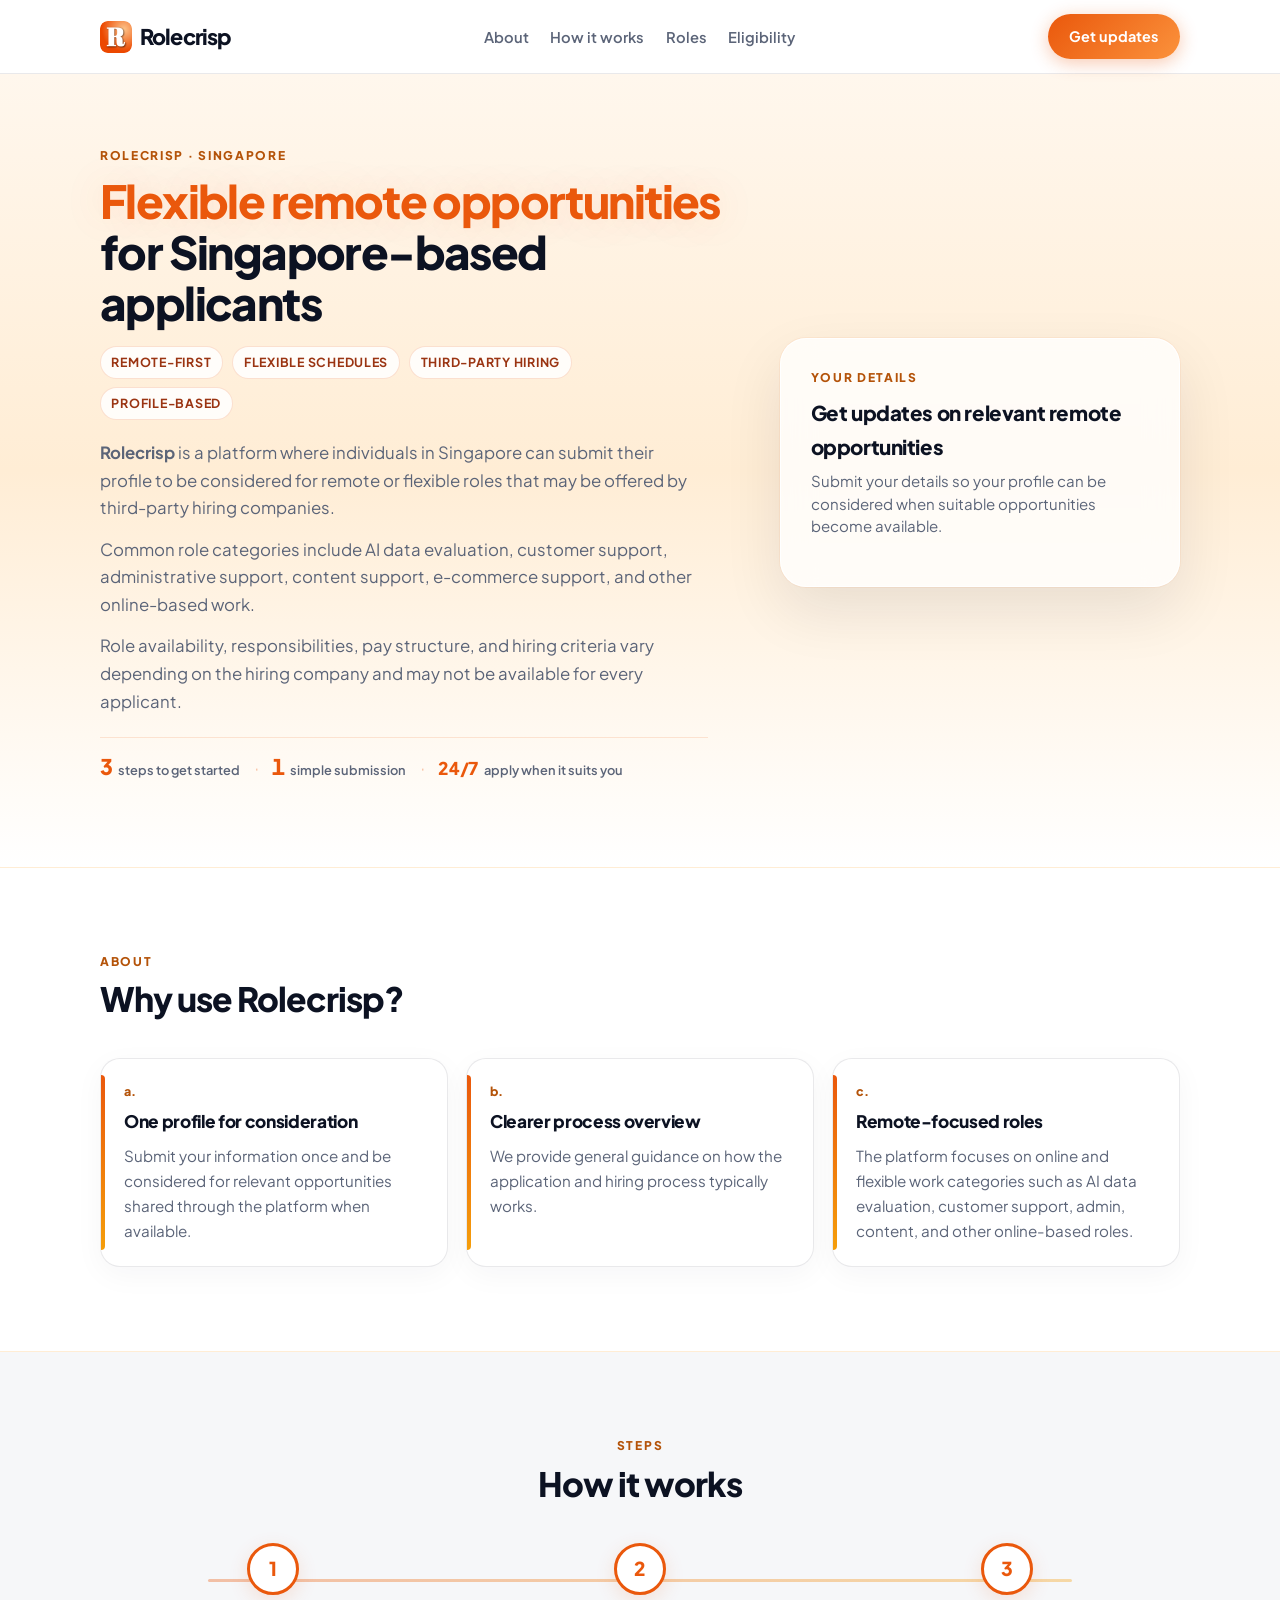
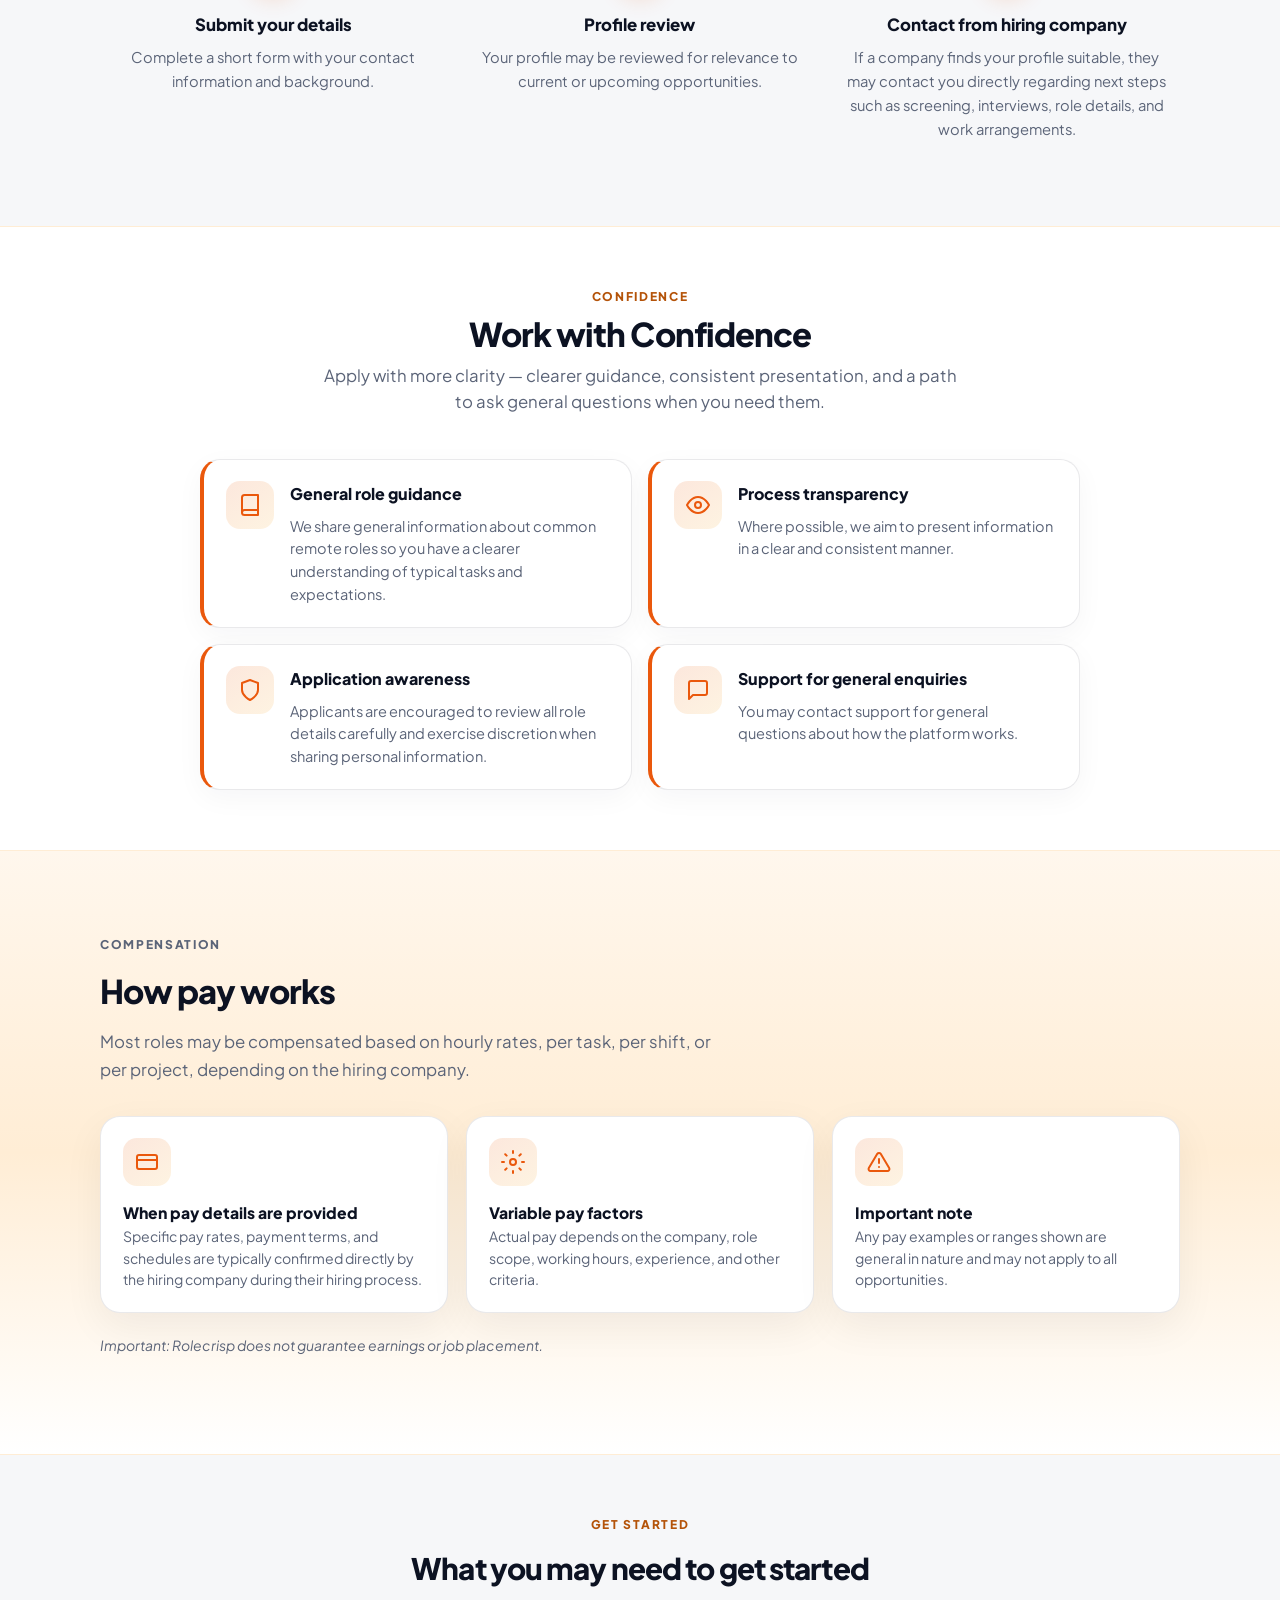
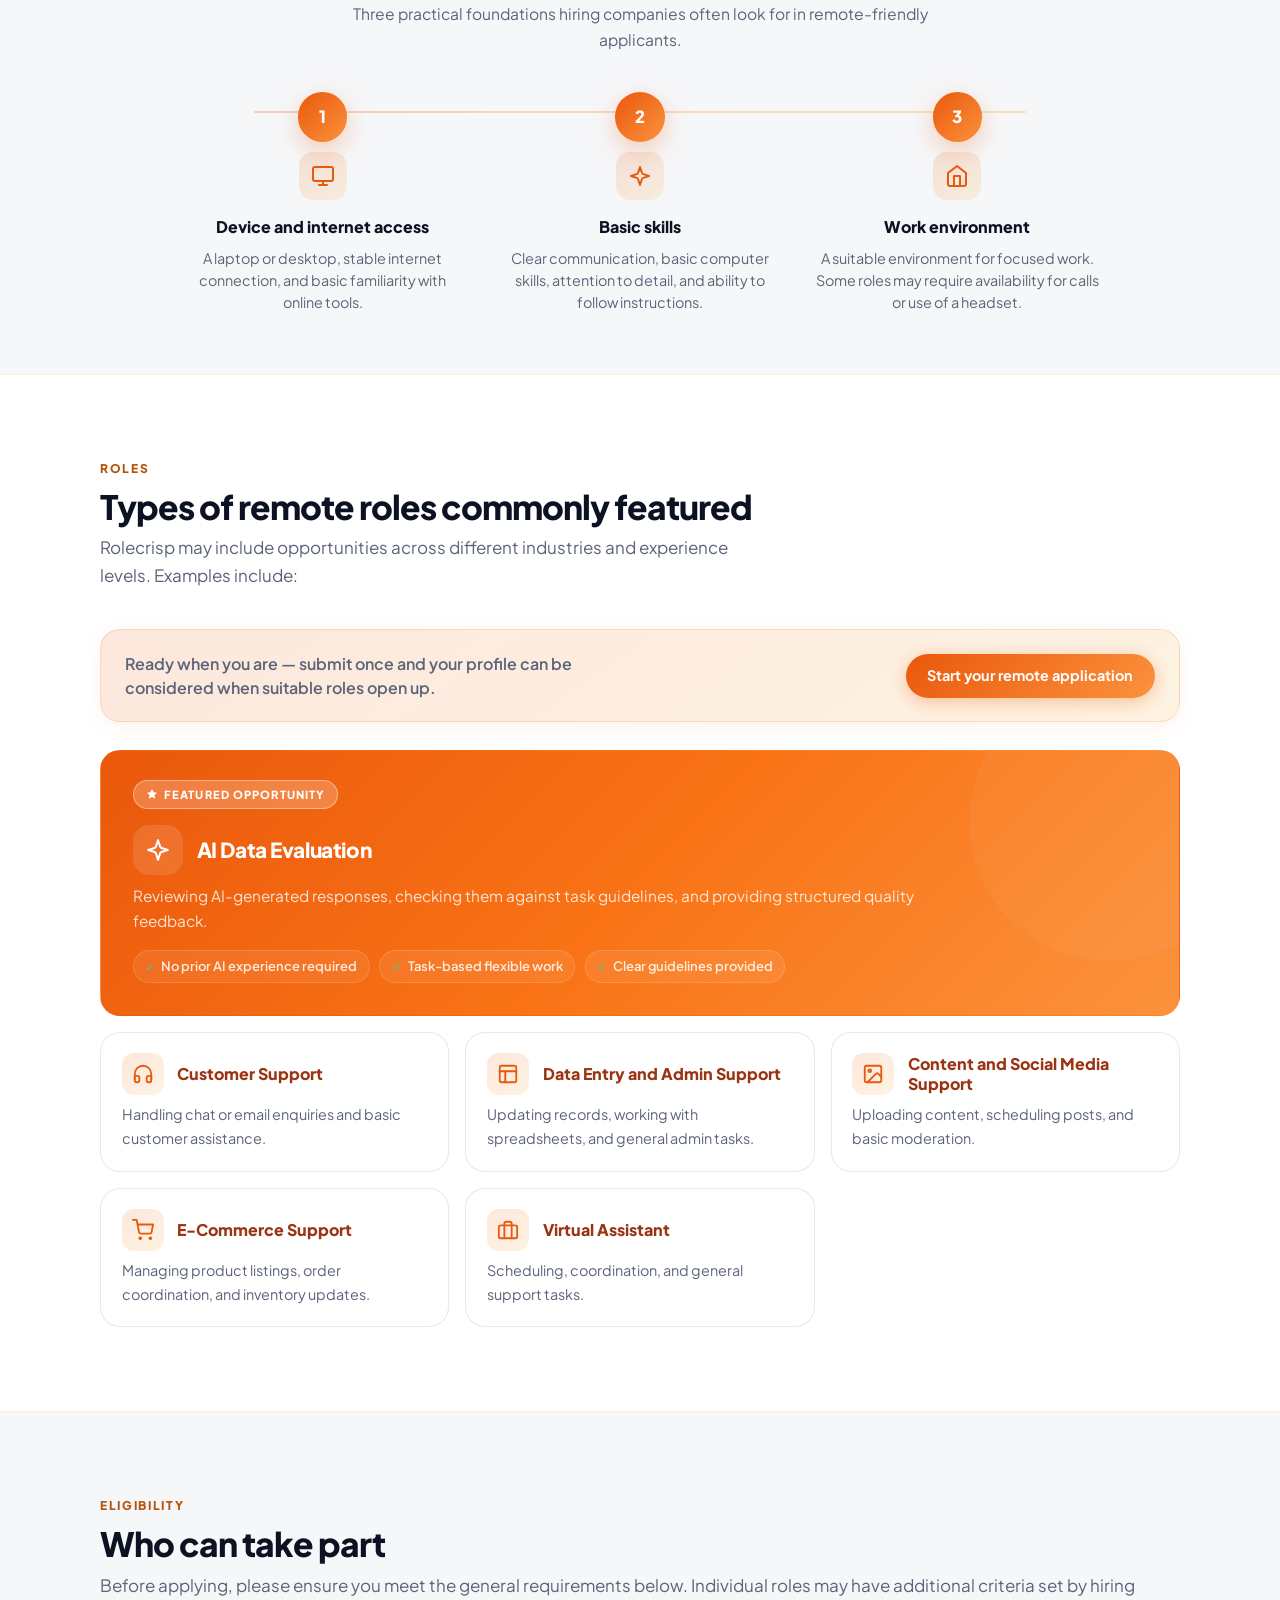
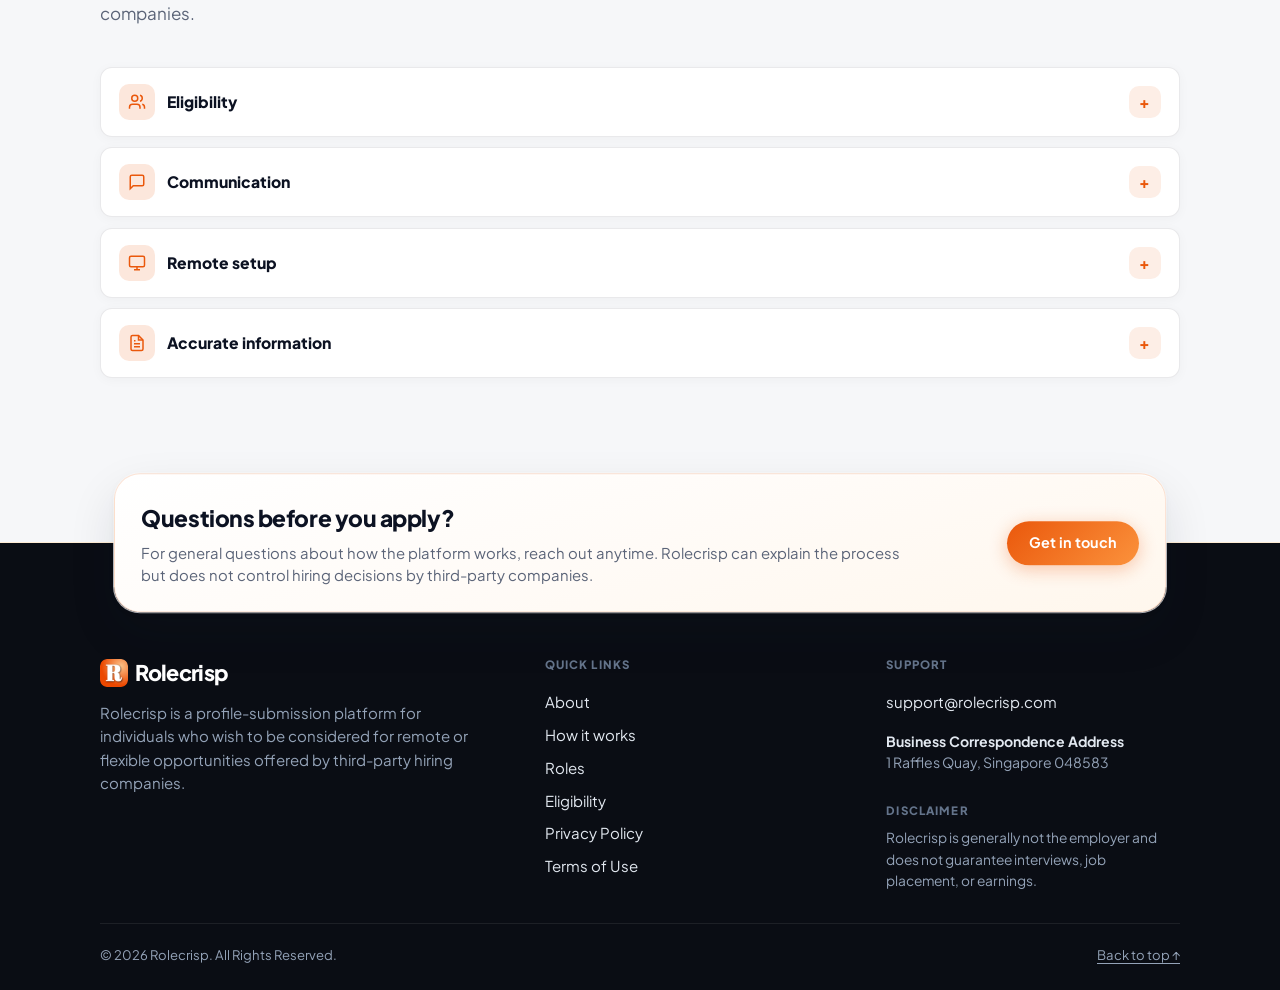
<file: index.html>
<!DOCTYPE html>
<html lang="en">

<head>
  <meta charset="UTF-8" />
  <meta name="viewport" content="width=device-width, initial-scale=1" />
  <title>Rolecrisp — Recruitment Services</title>
  <!-- Google Tag Manager -->
  <script>(function (w, d, s, l, i) {
      w[l] = w[l] || []; w[l].push({
        'gtm.start':
          new Date().getTime(), event: 'gtm.js'
      }); var f = d.getElementsByTagName(s)[0],
        j = d.createElement(s), dl = l != 'dataLayer' ? '&l=' + l : ''; j.async = true; j.src =
          'https://www.googletagmanager.com/gtm.js?id=' + i + dl; f.parentNode.insertBefore(j, f);
    })(window, document, 'script', 'dataLayer', 'GTM-PWWPLSJ5');</script>
  <!-- End Google Tag Manager -->
  <meta name="description"
    content="Rolecrisp is a profile-submission platform for individuals in Singapore who wish to be considered for remote or flexible opportunities offered by third-party hiring companies." />
  <link rel="canonical" href="https://www.rolecrisp.com/" />
  <link rel="icon" href="assets/favicon.png" type="image/png" />
  <link rel="apple-touch-icon" href="assets/favicon.png" />
  <style>
    @import url('https://fonts.cdnfonts.com/css/google-sans');
  </style>
  <link href="https://fonts.cdnfonts.com/css/google-sans" rel="stylesheet" />
  <link rel="preconnect" href="https://fonts.googleapis.com" />
  <link rel="preconnect" href="https://fonts.gstatic.com" crossorigin />
  <link href="https://fonts.googleapis.com/css2?family=Source+Sans+3:ital,wght@0,200..900;1,200..900&display=swap"
    rel="stylesheet" />
  <link
    href="https://fonts.googleapis.com/css2?family=Plus+Jakarta+Sans:ital,wght@0,400;0,500;0,600;0,700;0,800;1,400&display=swap"
    rel="stylesheet" />
  <style>
    :root {
      --ink: #0c1222;
      --muted: #5b6478;
      --line: rgba(12, 18, 34, 0.09);
      --surface: #ffffff;
      --canvas: #fff7ed;
      --band: #fffbeb;
      --brand: #ea580c;
      --brand-2: #f59e0b;
      --brand-dark: #9a3412;
      --brand-soft: rgba(234, 88, 12, 0.14);
      --eyebrow-color: #b45309;
      --radius: 20px;
      --radius-sm: 12px;
      --max: 1080px;
      --section-y: clamp(3.5rem, 7vw, 5.25rem);
      --section-divider: #ffedd5;
      --font: "Plus Jakarta Sans", system-ui, sans-serif;
    }

    *,
    *::before,
    *::after {
      box-sizing: border-box;
    }

    html {
      scroll-behavior: smooth;
    }

    body {
      margin: 0;
      font-family: var(--font);
      font-size: 1.0625rem;
      line-height: 1.65;
      color: var(--ink);
      background: #fff;
    }

    a {
      color: var(--brand-dark);
      text-underline-offset: 3px;
    }

    a:hover {
      color: var(--brand);
    }

    .wrap {
      width: min(var(--max), calc(100% - 1.75rem));
      margin-inline: auto;
    }

    .site-header {
      position: sticky;
      top: 0;
      z-index: 100;
      background: rgba(255, 255, 255, 0.88);
      backdrop-filter: blur(14px) saturate(1.2);
      border-bottom: 1px solid var(--line);
    }

    .site-header .wrap.header-bar {
      display: flex;
      align-items: center;
      justify-content: space-between;
      gap: 1rem;
      padding: 0.9rem 0;
      flex-wrap: nowrap;
    }

    .logo {
      font-weight: 800;
      font-size: 1.35rem;
      letter-spacing: -0.04em;
      color: var(--ink);
      text-decoration: none;
      display: flex;
      align-items: center;
      gap: 0.5rem;
      flex-shrink: 0;
    }

    .logo-icon {
      width: 32px;
      height: 32px;
      border-radius: 8px;
      flex-shrink: 0;
      display: block;
      object-fit: cover;
    }

    .nav {
      display: flex;
      flex-wrap: wrap;
      gap: 0.25rem 1.35rem;
      align-items: center;
      flex: 1;
      justify-content: center;
    }

    .header-actions {
      display: flex;
      align-items: center;
      gap: 0.5rem;
      flex-shrink: 0;
    }

    .nav-toggle {
      display: none;
      flex-direction: column;
      justify-content: center;
      align-items: center;
      gap: 5px;
      width: 44px;
      height: 44px;
      padding: 0;
      border: 1px solid var(--line);
      border-radius: 12px;
      background: #fff;
      cursor: pointer;
      flex-shrink: 0;
    }

    .nav-toggle:hover {
      border-color: rgba(234, 88, 12, 0.35);
    }

    .nav-toggle-bar {
      display: block;
      width: 20px;
      height: 2px;
      border-radius: 2px;
      background: var(--ink);
      transition: transform 0.2s ease, opacity 0.2s ease;
    }

    .nav-toggle[aria-expanded="true"] .nav-toggle-bar:nth-child(1) {
      transform: translateY(7px) rotate(45deg);
    }

    .nav-toggle[aria-expanded="true"] .nav-toggle-bar:nth-child(2) {
      opacity: 0;
    }

    .nav-toggle[aria-expanded="true"] .nav-toggle-bar:nth-child(3) {
      transform: translateY(-7px) rotate(-45deg);
    }

    .nav a {
      font-size: 0.92rem;
      font-weight: 600;
      color: var(--muted);
      text-decoration: none;
    }

    .nav a:hover {
      color: var(--ink);
    }

    @media (max-width: 880px) {
      .site-header .wrap.header-bar {
        flex-wrap: wrap;
      }

      .logo {
        order: 1;
        flex: 1 1 auto;
        min-width: 0;
      }

      .header-actions {
        order: 2;
        margin-left: auto;
      }

      .nav {
        order: 3;
        flex: 1 1 100%;
        flex-direction: column;
        align-items: stretch;
        gap: 0;
        max-height: 0;
        overflow: hidden;
        opacity: 0;
        pointer-events: none;
        transition: max-height 0.38s ease, opacity 0.22s ease, padding 0.22s ease;
      }

      .nav.is-open {
        max-height: 22rem;
        opacity: 1;
        pointer-events: auto;
        padding-top: 0.35rem;
      }

      .nav a {
        padding: 0.75rem 0;
        border-bottom: 1px solid var(--line);
        font-size: 1rem;
      }

      .nav a:last-child {
        border-bottom: none;
      }

      .nav-toggle {
        display: flex;
      }

      body.nav-open {
        overflow: hidden;
        touch-action: none;
      }
    }

    .btn {
      display: inline-flex;
      align-items: center;
      justify-content: center;
      padding: 0.65rem 1.35rem;
      font-weight: 700;
      font-size: 0.9rem;
      border-radius: 999px;
      border: none;
      cursor: pointer;
      text-decoration: none;
      background: linear-gradient(135deg, var(--brand) 0%, #fb923c 100%);
      color: #fff;
      box-shadow: 0 4px 18px rgba(234, 88, 12, 0.32);
      transition: transform 0.2s ease, box-shadow 0.2s ease;
    }

    .btn:hover {
      transform: translateY(-2px);
      box-shadow: 0 8px 28px rgba(234, 88, 12, 0.38);
      color: #fff;
    }

    .btn-row {
      margin-top: 1.25rem;
    }

    .section {
      padding: var(--section-y) 0;
      background: #fff;
      border-bottom: 1px solid var(--section-divider);
    }

    .section--tight {
      padding: clamp(2.75rem, 5.5vw, 3.75rem) 0;
    }

    .section--band {
      background: var(--band);
    }

    /* How it works / Get started / Eligibility — flat near-white grey */
    .section--soft {
      background: #f6f7f9;
    }

    .section--surface {
      background: var(--surface);
    }

    .section--ink {
      background: linear-gradient(155deg, #1e1b4b 0%, #312e81 45%, #0f766e 100%);
      color: #e2e8f0;
      border-bottom-color: rgba(255, 255, 255, 0.06);
    }

    .section--ink h2,
    .section--ink h3 {
      color: #fff;
    }

    .section--ink p,
    .section--ink .muted {
      color: #cbd5e1;
    }

    .eyebrow {
      font-size: 0.75rem;
      font-weight: 800;
      letter-spacing: 0.14em;
      text-transform: uppercase;
      color: var(--eyebrow-color);
      margin: 0 0 0.55rem;
    }

    .section-head .eyebrow {
      margin-bottom: 0.5rem;
    }

    .section-head {
      max-width: 42rem;
      margin-bottom: clamp(1.75rem, 4vw, 2.5rem);
    }

    .section-head h2 {
      font-size: clamp(1.65rem, 3.2vw, 2.1rem);
      font-weight: 800;
      letter-spacing: -0.03em;
      line-height: 1.15;
      margin: 0 0 0.5rem;
    }

    .section-head p:not(.eyebrow) {
      margin: 0;
      color: var(--muted);
    }

    /* Hero — same vertical gradient as Compensation (“How pay works”) */
    .hero {
      position: relative;
      overflow: hidden;
      padding: clamp(2.5rem, 7vw, 4.5rem) 0 clamp(3rem, 9vw, 5.5rem);
      background: linear-gradient(180deg, #fff7ed 0%, #ffedd5 50%, #fff 100%);
      border-bottom: 1px solid var(--section-divider);
    }

    .hero .wrap {
      position: relative;
      z-index: 1;
    }

    .hero-grid {
      display: grid;
      gap: clamp(2rem, 5vw, 3rem);
      align-items: stretch;
    }

    @media (min-width: 980px) {
      .hero-grid {
        grid-template-columns: 1.08fr 400px;
        align-items: center;
      }
    }

    .hero h1 {
      font-size: clamp(2rem, 4.8vw, 2.85rem);
      font-weight: 800;
      letter-spacing: -0.035em;
      line-height: 1.12;
      margin: 0 0 1.1rem;
    }

    .hero h1 .hl {
      color: var(--brand);
      text-shadow: 0 0 40px rgba(234, 88, 12, 0.15);
    }

    .hero-keywords {
      display: flex;
      flex-wrap: wrap;
      gap: 0.45rem 0.6rem;
      list-style: none;
      margin: 0 0 1.15rem;
      padding: 0;
      max-width: 38rem;
    }

    .hero-keywords li {
      font-size: 0.78rem;
      font-weight: 700;
      letter-spacing: 0.06em;
      text-transform: uppercase;
      color: var(--brand-dark);
      background: rgba(255, 255, 255, 0.85);
      border: 1px solid rgba(234, 88, 12, 0.18);
      padding: 0.35rem 0.65rem;
      border-radius: 999px;
    }

    .hero-stats {
      margin-top: 1.35rem;
      margin-bottom: 0;
      max-width: 38rem;
      padding-top: 1.15rem;
      border-top: 1px solid rgba(234, 88, 12, 0.14);
    }

    .hero-stats--inline {
      display: flex;
      flex-wrap: wrap;
      align-items: baseline;
      gap: 0.35rem 0.85rem;
      row-gap: 0.65rem;
    }

    .hero-stat {
      display: inline-flex;
      align-items: baseline;
      gap: 0.35rem;
      white-space: nowrap;
    }

    @media (max-width: 640px) {
      .hero-stats--inline {
        flex-wrap: nowrap;
        justify-content: space-between;
        align-items: stretch;
        gap: 0.25rem;
        max-width: none;
      }

      .hero-stat {
        flex: 1;
        flex-direction: column;
        align-items: center;
        justify-content: flex-start;
        text-align: center;
        white-space: normal;
        min-width: 0;
        gap: 0.35rem;
      }

      .hero-stat__value {
        font-size: 1.2rem;
        line-height: 1.1;
      }

      .hero-stat__value--static {
        font-size: 1.05rem;
      }

      .hero-stat__label {
        font-size: 0.68rem;
        font-weight: 600;
        line-height: 1.25;
        hyphens: auto;
      }

      .hero-stat__sep {
        display: none;
      }
    }

    .hero-stat__value {
      font-size: 1.35rem;
      font-weight: 800;
      font-variant-numeric: tabular-nums;
      letter-spacing: -0.03em;
      line-height: 1;
      color: var(--brand);
    }

    .hero-stat__value--static {
      font-size: 1.1rem;
      letter-spacing: -0.02em;
    }

    .hero-stat__label {
      font-size: 0.8rem;
      font-weight: 600;
      color: var(--muted);
      line-height: 1.2;
    }

    .hero-stat__sep {
      color: rgba(234, 88, 12, 0.35);
      font-weight: 300;
      font-size: 1.25rem;
      line-height: 0;
      user-select: none;
    }

    .hero-copy p:not(.eyebrow) {
      margin: 0 0 0.85rem;
      color: var(--muted);
      max-width: 38rem;
      font-size: 1.05rem;
    }

    .hero-copy p:last-of-type {
      margin-bottom: 0;
    }

    .form-shell {
      background: rgba(255, 255, 255, 0.78);
      backdrop-filter: blur(16px);
      border: 1px solid rgba(255, 255, 255, 0.92);
      border-radius: calc(var(--radius) + 6px);
      padding: clamp(1.35rem, 3vw, 1.85rem);
      box-shadow:
        0 0 0 1px rgba(234, 88, 12, 0.06),
        0 24px 60px rgba(15, 23, 42, 0.09);
    }

    .form-shell h2 {
      font-size: 1.28rem;
      font-weight: 800;
      margin: 0 0 0.35rem;
      letter-spacing: -0.02em;
    }

    .form-shell>.sub {
      font-size: 0.94rem;
      color: var(--muted);
      margin: 0 0 1.2rem;
      line-height: 1.5;
    }

    .form-embed-wrapper {
      width: 100%;
      max-width: 100%;
      min-width: 0;
      overflow: visible;
    }

    .form-embed-wrapper iframe {
      display: block;
      width: 100%;
      max-width: 100%;
      border: 0;
      height: auto;
      overflow: hidden;
    }

    .demo-form label {
      display: block;
      font-size: 0.72rem;
      font-weight: 700;
      text-transform: uppercase;
      letter-spacing: 0.08em;
      color: var(--muted);
      margin-bottom: 0.35rem;
    }

    .demo-form .row {
      margin-bottom: 0.85rem;
    }

    .demo-form input,
    .demo-form select {
      width: 100%;
      padding: 0.65rem 0.8rem;
      border-radius: var(--radius-sm);
      border: 1px solid var(--line);
      font: inherit;
      background: rgba(255, 255, 255, 0.95);
    }

    .demo-form .grid2 {
      display: grid;
      gap: 0.75rem;
    }

    @media (min-width: 420px) {
      .demo-form .grid2 {
        grid-template-columns: 1fr 1fr;
      }
    }

    .demo-form .chk {
      display: flex;
      gap: 0.5rem;
      align-items: flex-start;
      font-size: 0.84rem;
      color: var(--muted);
      margin: 0.5rem 0 1rem;
    }

    .demo-form .chk input {
      width: auto;
      margin-top: 0.2rem;
    }

    .demo-form button[type="button"],
    .demo-form a.demo-form-submit {
      width: 100%;
      padding: 0.78rem;
      border-radius: var(--radius-sm);
      border: none;
      font-family: inherit;
      font-size: 0.95rem;
      font-weight: 800;
      background: linear-gradient(135deg, var(--brand), #fb923c);
      color: #fff;
      cursor: pointer;
      opacity: 1;
      box-sizing: border-box;
      display: block;
      text-align: center;
      text-decoration: none;
    }

    .form-note {
      margin-top: 0.65rem;
      font-size: 0.75rem;
      color: var(--muted);
      line-height: 1.45;
    }

    /* Why */
    .why-grid {
      display: grid;
      gap: 1.1rem;
    }

    @media (min-width: 768px) {
      .why-grid {
        grid-template-columns: repeat(3, 1fr);
      }
    }

    .why-card {
      background: var(--surface);
      border-radius: var(--radius);
      padding: 1.35rem 1.4rem 1.45rem 1.45rem;
      border: 1px solid var(--line);
      box-shadow: 0 8px 30px rgba(15, 23, 42, 0.04);
      position: relative;
    }

    .why-card::before {
      content: "";
      position: absolute;
      left: 0;
      top: 1rem;
      bottom: 1rem;
      width: 4px;
      background: linear-gradient(180deg, var(--brand), var(--brand-2));
      border-radius: 0 4px 4px 0;
    }

    .why-card .tag {
      font-size: 0.78rem;
      font-weight: 800;
      color: var(--eyebrow-color);
      margin-bottom: 0.35rem;
    }

    .why-card h3 {
      font-size: 1.08rem;
      font-weight: 800;
      margin: 0 0 0.45rem;
      letter-spacing: -0.02em;
    }

    .why-card p {
      margin: 0;
      color: var(--muted);
      font-size: 0.95rem;
    }

    /* Steps (eyebrow pattern shared site-wide) */
    .steps-label {
      /* alias */
      font-size: 0.75rem;
      font-weight: 800;
      letter-spacing: 0.14em;
      text-transform: uppercase;
      color: var(--eyebrow-color);
      margin: 0 0 0.55rem;
    }

    .steps-wrap {
      display: grid;
      gap: 1.5rem;
    }

    @media (min-width: 900px) {
      .steps-wrap {
        grid-template-columns: repeat(3, 1fr);
        gap: 1.25rem;
        position: relative;
      }

      .steps-wrap::before {
        content: "";
        position: absolute;
        left: 10%;
        right: 10%;
        top: 2.25rem;
        height: 3px;
        border-radius: 3px;
        background: linear-gradient(90deg, var(--brand), var(--brand-2));
        opacity: 0.35;
      }
    }

    .step {
      text-align: center;
      padding: 0 0.35rem;
      position: relative;
    }

    .step-num {
      width: 3.25rem;
      height: 3.25rem;
      margin: 0 auto 1rem;
      border-radius: 50%;
      display: flex;
      align-items: center;
      justify-content: center;
      font-weight: 800;
      font-size: 1.2rem;
      color: var(--brand);
      background: var(--surface);
      border: 3px solid var(--brand);
      position: relative;
      z-index: 1;
      box-shadow: 0 6px 20px rgba(234, 88, 12, 0.14);
    }

    .step h3 {
      font-size: 1.05rem;
      font-weight: 800;
      margin: 0 0 0.4rem;
    }

    .step p {
      margin: 0;
      color: var(--muted);
      font-size: 0.92rem;
    }

    /* Shared icon tile */
    .ico-wrap {
      flex-shrink: 0;
      width: 48px;
      height: 48px;
      border-radius: 14px;
      display: flex;
      align-items: center;
      justify-content: center;
      background: linear-gradient(145deg, var(--brand-soft), rgba(245, 158, 11, 0.12));
      color: var(--brand);
    }

    .ico-wrap svg {
      width: 24px;
      height: 24px;
      display: block;
    }

    /* Confidence — centered intro + uniform accent cards */
    .conf-section {
      text-align: center;
      max-width: 40rem;
      margin: 0 auto clamp(2rem, 4vw, 2.75rem);
    }

    .conf-section h2 {
      font-size: clamp(1.55rem, 3.2vw, 2.05rem);
      font-weight: 800;
      margin: 0 0 0.6rem;
      letter-spacing: -0.03em;
      line-height: 1.15;
    }

    .conf-section .lead {
      margin: 0;
      font-size: 1.05rem;
      color: var(--muted);
      line-height: 1.55;
    }

    .conf-bento {
      display: grid;
      gap: 1rem;
      max-width: 880px;
      margin: 0 auto;
    }

    @media (min-width: 720px) {
      .conf-bento {
        grid-template-columns: repeat(2, 1fr);
      }
    }

    .conf-panel {
      display: flex;
      gap: 1rem;
      align-items: flex-start;
      border-radius: var(--radius);
      padding: 1.35rem 1.4rem;
      border: 1px solid var(--line);
      border-left: 4px solid var(--brand);
      background: var(--surface);
      text-align: left;
      box-shadow: 0 8px 28px rgba(15, 23, 42, 0.04);
      transition: transform 0.2s ease, box-shadow 0.2s ease;
    }

    .conf-panel:hover {
      transform: translateY(-2px);
      box-shadow: 0 14px 40px rgba(15, 23, 42, 0.07);
    }

    .conf-panel .ico-wrap {
      flex-shrink: 0;
    }

    .conf-panel h3 {
      font-size: 1rem;
      font-weight: 800;
      margin: 0 0 0.45rem;
      color: var(--ink);
    }

    .conf-panel p {
      margin: 0;
      font-size: 0.91rem;
      color: var(--muted);
      line-height: 1.55;
    }

    /* Pay — airy gradient band + elevated tiles */
    .section--pay {
      background: linear-gradient(180deg, #fff7ed 0%, #ffedd5 50%, #fff 100%);
      color: var(--ink);
    }

    .section--pay h2,
    .section--pay h3 {
      color: var(--ink);
    }

    .section--pay p {
      color: var(--muted);
    }

    .pay-lead {
      max-width: 40rem;
      margin-bottom: clamp(1.5rem, 3vw, 2rem);
    }

    .pay-lead h2 {
      font-size: clamp(1.65rem, 3vw, 2.05rem);
      font-weight: 800;
      margin: 0 0 0.65rem;
      letter-spacing: -0.03em;
    }

    .pay-lead>p:not(.eyebrow) {
      margin: 0;
      font-size: 1.05rem;
    }

    .pay-subgrid {
      display: grid;
      gap: 1.15rem;
    }

    @media (min-width: 720px) {
      .pay-subgrid {
        grid-template-columns: repeat(3, 1fr);
      }
    }

    .pay-card {
      background: #fff;
      border: 1px solid var(--line);
      border-radius: var(--radius);
      padding: 1.35rem 1.35rem 1.3rem;
      box-shadow: 0 14px 40px rgba(15, 23, 42, 0.06);
      display: flex;
      flex-direction: column;
      gap: 0.85rem;
    }

    .pay-card h3 {
      font-size: 0.98rem;
      font-weight: 800;
      margin: 0;
    }

    .pay-card p {
      margin: 0;
      font-size: 0.88rem;
      line-height: 1.55;
    }

    .pay-disclaim {
      margin-top: 1.35rem;
      max-width: 42rem;
      font-size: 0.875rem;
      font-style: italic;
      color: var(--muted);
      line-height: 1.55;
    }

    .section-head--center {
      text-align: center;
      margin-left: auto;
      margin-right: auto;
      max-width: 42rem;
    }

    .section-head--center p {
      margin-left: auto;
      margin-right: auto;
    }

    /* Get started — stepped rail */
    .need-head {
      max-width: 38rem;
      margin-bottom: clamp(1.5rem, 3vw, 2rem);
    }

    .need-head--center {
      text-align: center;
      margin-left: auto;
      margin-right: auto;
    }

    .need-head h2 {
      font-size: clamp(1.35rem, 2.8vw, 1.85rem);
      font-weight: 800;
      letter-spacing: -0.03em;
      margin: 0 0 0.5rem;
    }

    .need-head p:not(.eyebrow) {
      margin: 0;
      color: var(--muted);
      font-size: 0.98rem;
    }

    .need-rail {
      display: grid;
      gap: 1.5rem;
      max-width: 920px;
      margin: 0 auto;
      position: relative;
    }

    @media (min-width: 820px) {
      .need-rail {
        grid-template-columns: repeat(3, 1fr);
        gap: 2rem;
        padding-top: 0.5rem;
      }

      .need-rail::before {
        content: "";
        position: absolute;
        left: 8%;
        right: 8%;
        top: 1.65rem;
        height: 2px;
        background: linear-gradient(90deg, var(--brand), var(--brand-2));
        opacity: 0.25;
        border-radius: 2px;
      }
    }

    .need-step {
      text-align: center;
      position: relative;
    }

    .need-step__top {
      display: flex;
      flex-direction: column;
      align-items: center;
      gap: 0.65rem;
      margin-bottom: 0.85rem;
    }

    .need-step__num {
      width: 3.1rem;
      height: 3.1rem;
      border-radius: 50%;
      display: flex;
      align-items: center;
      justify-content: center;
      font-weight: 800;
      font-size: 1.05rem;
      color: #fff;
      background: linear-gradient(135deg, var(--brand), #fb923c);
      box-shadow: 0 8px 24px rgba(234, 88, 12, 0.28);
      position: relative;
      z-index: 1;
    }

    .need-step h3 {
      font-size: 1rem;
      font-weight: 800;
      margin: 0 0 0.4rem;
    }

    .need-step p {
      margin: 0;
      font-size: 0.9rem;
      color: var(--muted);
      line-height: 1.55;
    }

    /* Roles — promo strip + icon headers */
    .roles-promo {
      display: flex;
      flex-wrap: wrap;
      align-items: center;
      justify-content: space-between;
      gap: 1rem 1.5rem;
      padding: 1.35rem 1.5rem;
      border-radius: var(--radius);
      background: linear-gradient(145deg, var(--brand-soft), rgba(245, 158, 11, 0.12));
      color: var(--ink);
      margin-bottom: 1.75rem;
      border: 1px solid rgba(234, 88, 12, 0.15);
      box-shadow: 0 4px 18px rgba(234, 88, 12, 0.08);
    }

    .roles-promo p {
      margin: 0;
      font-weight: 600;
      font-size: 1rem;
      max-width: 32rem;
      line-height: 1.5;
      color: var(--muted);
    }

    .roles-promo .btn {
      background: linear-gradient(135deg, var(--brand) 0%, #fb923c 100%);
      color: #fff;
      box-shadow: 0 4px 18px rgba(234, 88, 12, 0.32);
    }

    .roles-promo .btn:hover {
      color: #fff;
      box-shadow: 0 8px 24px rgba(0, 0, 0, 0.12);
    }

    .role-grid {
      display: grid;
      gap: 1rem;
    }

    @media (min-width: 640px) {
      .role-grid {
        grid-template-columns: repeat(2, 1fr);
      }
    }

    @media (min-width: 1000px) {
      .role-grid {
        grid-template-columns: repeat(3, 1fr);
      }
    }

    .role-card {
      background: var(--surface);
      border-radius: var(--radius);
      padding: 1.25rem 1.3rem;
      border: 1px solid var(--line);
      transition: box-shadow 0.2s ease, transform 0.2s ease, border-color 0.2s ease;
    }

    .role-card:hover {
      transform: translateY(-3px);
      box-shadow: 0 16px 40px rgba(15, 23, 42, 0.08);
      border-color: rgba(234, 88, 12, 0.2);
    }

    .role-card__row {
      display: flex;
      gap: 0.85rem;
      align-items: center;
      margin-bottom: 0.5rem;
    }

    .role-card__row .ico-wrap {
      width: 42px;
      height: 42px;
      border-radius: 12px;
    }

    .role-card__row .ico-wrap svg {
      width: 22px;
      height: 22px;
    }

    .role-card__row h3 {
      flex: 1;
      min-width: 0;
      margin: 0;
      font-size: 1rem;
      font-weight: 800;
      color: var(--brand-dark);
      line-height: 1.25;
    }

    .role-card p {
      margin: 0;
      font-size: 0.9rem;
      color: var(--muted);
    }

    /* Featured role card — AI Data Evaluation */
    .role-card--featured {
      grid-column: 1 / -1;
      background: linear-gradient(135deg, #ea580c 0%, #f97316 50%, #fb923c 100%);
      border-color: transparent;
      position: relative;
      overflow: hidden;
      padding: 1.75rem 2rem 2rem;
    }

    .role-card--featured::after {
      content: "";
      position: absolute;
      top: -70px;
      right: -70px;
      width: 280px;
      height: 280px;
      border-radius: 50%;
      background: rgba(255, 255, 255, 0.04);
      pointer-events: none;
    }

    .role-card--featured:hover {
      transform: translateY(-3px);
      border-color: transparent;
      box-shadow: 0 22px 60px rgba(234, 88, 12, 0.5);
    }

    .role-card__badge {
      display: inline-flex;
      align-items: center;
      gap: 0.4rem;
      font-size: 0.7rem;
      font-weight: 800;
      letter-spacing: 0.1em;
      text-transform: uppercase;
      color: #fff;
      background: rgba(255, 255, 255, 0.22);
      border: 1px solid rgba(255, 255, 255, 0.4);
      padding: 0.28rem 0.72rem;
      border-radius: 999px;
      margin-bottom: 1rem;
    }

    .role-card__badge svg {
      flex-shrink: 0;
    }

    .role-card--featured .role-card__row h3 {
      font-size: 1.3rem;
      color: #fff;
      letter-spacing: -0.02em;
    }

    .role-card--featured .role-card__row .ico-wrap {
      width: 50px;
      height: 50px;
      background: rgba(255, 255, 255, 0.12);
      color: #fff;
      border-radius: 16px;
      backdrop-filter: blur(8px);
    }

    .role-card--featured .role-card__row .ico-wrap svg {
      width: 26px;
      height: 26px;
    }

    .role-card--featured>p {
      color: rgba(255, 255, 255, 0.82);
      font-size: 0.96rem;
      max-width: 52rem;
      margin-bottom: 0;
    }

    .role-card__highlights {
      display: flex;
      flex-wrap: wrap;
      gap: 0.45rem 0.6rem;
      list-style: none;
      margin: 1rem 0 0;
      padding: 0;
    }

    .role-card__highlights li {
      font-size: 0.81rem;
      font-weight: 600;
      color: rgba(255, 255, 255, 0.85);
      display: flex;
      align-items: center;
      gap: 0.38rem;
      background: rgba(255, 255, 255, 0.08);
      padding: 0.32rem 0.72rem;
      border-radius: 999px;
      border: 1px solid rgba(255, 255, 255, 0.14);
    }

    .role-card__highlights li::before {
      content: "✓";
      color: #34d399;
      font-weight: 800;
      font-size: 0.72rem;
      line-height: 1;
    }

    /* Eligibility — full-width accordions aligned with section title */
    #eligibility .section-head {
      max-width: none;
      width: 100%;
      text-align: left;
    }

    .acc-stack {
      width: 100%;
      max-width: none;
      margin: 0;
    }

    #eligibility details.acc-item:last-of-type {
      margin-bottom: 0;
    }

    details.acc-item {
      background: #fff;
      border: 1px solid var(--line);
      border-radius: var(--radius-sm);
      margin-bottom: 0.65rem;
      overflow: hidden;
      box-shadow: 0 2px 12px rgba(15, 23, 42, 0.035);
    }

    details.acc-item summary {
      list-style: none;
      cursor: pointer;
      padding: 1rem 1.15rem;
      font-weight: 800;
      display: flex;
      align-items: center;
      justify-content: space-between;
      gap: 1rem;
      font-size: 0.98rem;
    }

    details.acc-item summary::-webkit-details-marker {
      display: none;
    }

    details.acc-item summary .sum-left {
      display: flex;
      align-items: center;
      gap: 0.75rem;
      min-width: 0;
    }

    details.acc-item summary .sum-ico {
      width: 2.25rem;
      height: 2.25rem;
      border-radius: 10px;
      display: flex;
      align-items: center;
      justify-content: center;
      background: var(--brand-soft);
      color: var(--brand);
      flex-shrink: 0;
    }

    details.acc-item summary .sum-ico svg {
      width: 18px;
      height: 18px;
    }

    details.acc-item summary::after {
      content: "+";
      font-weight: 800;
      color: var(--brand);
      width: 2rem;
      height: 2rem;
      display: flex;
      align-items: center;
      justify-content: center;
      border-radius: 10px;
      background: rgba(234, 88, 12, 0.1);
      flex-shrink: 0;
    }

    details.acc-item[open] summary::after {
      content: "−";
    }

    details.acc-item .acc {
      padding: 0 1.15rem 1.15rem 3.85rem;
      font-size: 0.93rem;
      color: var(--ink);
      background: #fff;
      border-top: none;
      line-height: 1.55;
    }

    @media (max-width: 520px) {
      details.acc-item .acc {
        padding-left: 1.15rem;
      }
    }

    .acc ul {
      margin: 0.35rem 0 0;
      padding-left: 1.15rem;
    }

    .acc li {
      margin-bottom: 0.35rem;
    }

    /* Floating CTA — anchored to footer top (half above light section, half on footer) */
    #eligibility.section {
      /* Match rhythm: section padding + same band as .section-head → content (after last accordion) + room for CTA overlap */
      padding-bottom: calc(var(--section-y) + clamp(1.75rem, 4vw, 2.5rem) + 2.5rem);
    }

    @media (max-width: 640px) {
      #eligibility.section {
        padding-bottom: calc(var(--section-y) + clamp(1.75rem, 4vw, 2.5rem) + 3rem);
      }
    }

    footer {
      position: relative;
      background: #0a0d14;
      color: #94a3b8;
      font-size: 0.94rem;
      /* Top padding clears floating CTA above logo / columns */
      padding: clamp(5.25rem, 10vw, 7rem) 0 1.5rem;
    }

    @media (max-width: 640px) {
      footer {
        padding-top: clamp(8.5rem, 26vw, 11.5rem);
      }
    }

    .cta-slab {
      position: absolute;
      left: 0;
      right: 0;
      top: 0;
      transform: translateY(-50%);
      z-index: 20;
      pointer-events: none;
    }

    .cta-slab__inner {
      pointer-events: auto;
      display: flex;
      justify-content: center;
      padding-inline: 0.875rem;
    }

    .cta-float {
      position: relative;
      width: 100%;
      max-width: none;
      display: flex;
      flex-wrap: wrap;
      align-items: center;
      justify-content: space-between;
      gap: 0.85rem 1.25rem;
      padding: clamp(1.15rem, 2.5vw, 1.55rem) clamp(1.15rem, 2.5vw, 1.65rem);
      background: linear-gradient(165deg, #ffffff 0%, #fffbf7 50%, #fff7ed 100%);
      border: 1px solid rgba(234, 88, 12, 0.16);
      border-radius: calc(var(--radius) + 6px);
      box-shadow:
        0 1px 0 rgba(255, 255, 255, 0.98) inset,
        0 2px 6px rgba(15, 23, 42, 0.05),
        0 20px 48px rgba(15, 23, 42, 0.11),
        0 0 0 1px rgba(255, 255, 255, 0.75);
    }

    .cta-float__copy h2 {
      font-size: clamp(1.12rem, 2.35vw, 1.42rem);
      font-weight: 800;
      letter-spacing: -0.02em;
      margin: 0 0 0.35rem;
      color: var(--ink);
    }

    .cta-float__copy {
      flex: 1 1 auto;
      min-width: 0;
    }

    .cta-float__copy p {
      margin: 0;
      font-size: 0.93rem;
      line-height: 1.5;
      max-width: 48rem;
      color: var(--muted);
    }

    .cta-float .btn {
      flex-shrink: 0;
      white-space: nowrap;
    }

    @media (max-width: 640px) {

      /* Full-bleed CTA bar on small screens */
      .cta-slab__inner.wrap {
        width: 100vw;
        max-width: none;
        margin-left: calc(50% - 50vw);
        margin-right: calc(50% - 50vw);
        padding-inline: clamp(0.65rem, 3.5vw, 0.9rem);
        box-sizing: border-box;
      }

      .cta-float {
        width: 100%;
        flex-direction: row;
        align-items: center;
        flex-wrap: nowrap;
        gap: 0.55rem 0.75rem;
        padding: 0.95rem clamp(0.75rem, 3vw, 1rem);
        border-radius: calc(var(--radius) + 6px);
      }

      .cta-float__copy h2 {
        margin-bottom: 0.2rem;
        font-size: clamp(0.98rem, 3.8vw, 1.15rem);
        line-height: 1.2;
      }

      .cta-float__copy p {
        font-size: 0.8rem;
        line-height: 1.45;
      }

      .cta-float .btn {
        padding: 0.55rem 0.85rem;
        font-size: 0.78rem;
      }
    }

    .foot-grid {
      display: grid;
      gap: 2rem;
      margin-bottom: 2rem;
    }

    @media (min-width: 900px) {
      .foot-grid {
        grid-template-columns: 1.35fr 1fr 1fr;
        gap: 2rem 3rem;
      }
    }

    .foot-brand-block .name {
      display: flex;
      align-items: center;
      gap: 0.45rem;
      font-weight: 800;
      font-size: 1.35rem;
      color: #fff;
      margin: 0 0 0.65rem;
      letter-spacing: -0.03em;
    }

    .foot-brand-block .name .logo-icon {
      width: 28px;
      height: 28px;
      border-radius: 7px;
    }

    .foot-brand-block .blurb {
      margin: 0;
      line-height: 1.55;
      max-width: 28rem;
    }

    .foot-col>h3 {
      font-size: 0.72rem;
      font-weight: 800;
      text-transform: uppercase;
      letter-spacing: 0.1em;
      color: #64748b;
      margin: 0 0 1rem;
    }

    .foot-col ul {
      list-style: none;
      margin: 0;
      padding: 0;
    }

    .foot-col li {
      margin-bottom: 0.5rem;
    }

    .foot-col a {
      color: #e2e8f0;
      text-decoration: none;
    }

    .foot-col a:hover {
      color: #fff;
      text-decoration: underline;
    }

    .foot-address {
      margin-top: 1rem;
      font-size: 0.88rem;
      line-height: 1.5;
      color: #94a3b8;
    }

    .foot-disclaimer {
      margin-top: 1.75rem;
      max-width: none;
    }

    .foot-disclaimer h3 {
      margin: 0 0 0.45rem;
      font-size: 0.72rem;
      font-weight: 800;
      text-transform: uppercase;
      letter-spacing: 0.1em;
      color: #64748b;
    }

    .foot-disclaimer p {
      margin: 0;
      font-size: 0.86rem;
      line-height: 1.55;
      color: #94a3b8;
    }

    .foot-bottom {
      padding-top: 1.25rem;
      border-top: 1px solid rgba(255, 255, 255, 0.08);
      display: flex;
      flex-wrap: wrap;
      justify-content: space-between;
      gap: 0.75rem;
      font-size: 0.82rem;
    }

    .foot-bottom a {
      color: #94a3b8;
    }
  </style>
</head>

<body>
  <!-- Google Tag Manager (noscript) -->
  <noscript><iframe src="https://www.googletagmanager.com/ns.html?id=GTM-PWWPLSJ5" height="0" width="0"
      style="display:none;visibility:hidden"></iframe></noscript>
  <!-- End Google Tag Manager (noscript) -->
  <header class="site-header">
    <div class="wrap header-bar">
      <a class="logo" href="https://www.rolecrisp.com/">
        <img class="logo-icon" src="assets/favicon.png" width="32" height="32" alt="" decoding="async" />
        Rolecrisp
      </a>
      <nav class="nav" id="site-nav" aria-label="Primary">
        <a href="#about">About</a>
        <a href="#process">How it works</a>
        <a href="#roles">Roles</a>
        <a href="#eligibility">Eligibility</a>
      </nav>
      <div class="header-actions">
        <a class="btn" href="#apply-now">Get updates</a>
        <button type="button" class="nav-toggle" aria-expanded="false" aria-controls="site-nav" aria-label="Menu">
          <span class="nav-toggle-bar" aria-hidden="true"></span>
          <span class="nav-toggle-bar" aria-hidden="true"></span>
          <span class="nav-toggle-bar" aria-hidden="true"></span>
        </button>
      </div>
    </div>
  </header>

  <main>
    <section class="hero" aria-labelledby="hero-title">
      <div class="wrap">
        <div class="hero-grid">
          <div class="hero-copy">
            <p class="eyebrow">Rolecrisp · Singapore</p>
            <h1 id="hero-title"><span class="hl">Flexible remote opportunities</span> for Singapore-based applicants
            </h1>
            <ul class="hero-keywords" aria-label="Focus areas">
              <li>Remote-first</li>
              <li>Flexible schedules</li>
              <li>Third-party hiring</li>
              <li>Profile-based</li>
            </ul>
            <p><strong>Rolecrisp</strong> is a platform where individuals in Singapore can submit their profile to be
              considered for remote or flexible roles that may be offered by third-party hiring companies.</p>
            <p>Common role categories include AI data evaluation, customer support, administrative support, content
              support, e-commerce support, and other online-based work.</p>
            <p>Role availability, responsibilities, pay structure, and hiring criteria vary depending on the hiring
              company and may not be available for every applicant.</p>
            <div class="hero-stats hero-stats--inline" role="group" aria-label="At a glance">
              <div class="hero-stat">
                <span class="hero-stat__value" data-count="3">0</span>
                <span class="hero-stat__label">steps to get started</span>
              </div>
              <span class="hero-stat__sep" aria-hidden="true">·</span>
              <div class="hero-stat">
                <span class="hero-stat__value" data-count="1">0</span>
                <span class="hero-stat__label">simple submission</span>
              </div>
              <span class="hero-stat__sep" aria-hidden="true">·</span>
              <div class="hero-stat">
                <span class="hero-stat__value hero-stat__value--static">24/7</span>
                <span class="hero-stat__label">apply when it suits you</span>
              </div>
            </div>
          </div>

          <div class="form-shell" id="apply-now">
            <p class="eyebrow">Your details</p>
            <h2>Get updates on relevant remote opportunities</h2>
            <p class="sub">Submit your details so your profile can be considered when suitable opportunities become
              available.</p>

            <div id="form-embed-root">
              <div class="form-embed-wrapper">
                <div id="form-embed" data-cddform="cc-sg10-singapore10" data-origin="www.rolecrisp.com"></div>
                <script>
                  const formEmbed = document.getElementById("form-embed");
                  if (formEmbed && /^(localhost|127\.0\.0\.1)$/.test(window.location.hostname)) {
                    formEmbed.dataset.origin = window.location.host;
                  }
                </script>
                <script src="https://www.chatfromforms.com/form-embed.js?v=0.1" defer></script>
                <script>
                  var formEmbedWrapper = document.querySelector(".form-embed-wrapper");
                  var setFormFallbackHeight = function () {
                    var iframe = document.querySelector(".form-embed-wrapper iframe");
                    if (!iframe || iframe.style.height !== "auto") return;
                    iframe.style.height = "700px";
                  };
                  if (formEmbedWrapper) {
                    new MutationObserver(setFormFallbackHeight).observe(formEmbedWrapper, {
                      attributes: true,
                      attributeFilter: ["style"],
                      childList: true,
                      subtree: true
                    });
                    setFormFallbackHeight();
                  }
                </script>
              </div>
            </div>
          </div>
        </div>
      </div>
    </section>

    <section class="section section--surface" id="about" aria-labelledby="why-title">
      <div class="wrap">
        <div class="section-head">
          <p class="eyebrow">About</p>
          <h2 id="why-title">Why use Rolecrisp?</h2>
        </div>
        <div class="why-grid">
          <article class="why-card">
            <div class="tag">a.</div>
            <h3>One profile for consideration</h3>
            <p>Submit your information once and be considered for relevant opportunities shared through the platform
              when available.</p>
          </article>
          <article class="why-card">
            <div class="tag">b.</div>
            <h3>Clearer process overview</h3>
            <p>We provide general guidance on how the application and hiring process typically works.</p>
          </article>
          <article class="why-card">
            <div class="tag">c.</div>
            <h3>Remote-focused roles</h3>
            <p>The platform focuses on online and flexible work categories such as AI data evaluation, customer support,
              admin, content, and other online-based roles.</p>
          </article>
        </div>
      </div>
    </section>

    <section class="section section--soft" id="process" aria-labelledby="how-title">
      <div class="wrap">
        <div class="section-head section-head--center">
          <p class="eyebrow">Steps</p>
          <h2 id="how-title">How it works</h2>
        </div>
        <div class="steps-wrap">
          <div class="step">
            <div class="step-num">1</div>
            <h3>Submit your details</h3>
            <p>Complete a short form with your contact information and background.</p>
          </div>
          <div class="step">
            <div class="step-num">2</div>
            <h3>Profile review</h3>
            <p>Your profile may be reviewed for relevance to current or upcoming opportunities.</p>
          </div>
          <div class="step">
            <div class="step-num">3</div>
            <h3>Contact from hiring company</h3>
            <p>If a company finds your profile suitable, they may contact you directly regarding next steps such as
              screening, interviews, role details, and work arrangements.</p>
          </div>
        </div>
      </div>
    </section>

    <section class="section section--tight section--surface" aria-labelledby="conf-title">
      <div class="wrap">
        <div class="conf-section">
          <p class="eyebrow">Confidence</p>
          <h2 id="conf-title">Work with Confidence</h2>
          <p class="lead">Apply with more clarity — clearer guidance, consistent presentation, and a path to ask general
            questions when you need them.</p>
        </div>
        <div class="conf-bento">
          <article class="conf-panel">
            <div class="ico-wrap" aria-hidden="true"><svg viewBox="0 0 24 24" fill="none" stroke="currentColor"
                stroke-width="2" stroke-linecap="round" stroke-linejoin="round">
                <path d="M4 19.5A2.5 2.5 0 0 1 6.5 17H20" />
                <path d="M6.5 2H20v20H6.5A2.5 2.5 0 0 1 4 19.5v-15A2.5 2.5 0 0 1 6.5 2z" />
              </svg></div>
            <div>
              <h3>General role guidance</h3>
              <p>We share general information about common remote roles so you have a clearer understanding of typical
                tasks and expectations.</p>
            </div>
          </article>
          <article class="conf-panel">
            <div class="ico-wrap" aria-hidden="true"><svg viewBox="0 0 24 24" fill="none" stroke="currentColor"
                stroke-width="2" stroke-linecap="round" stroke-linejoin="round">
                <path d="M1 12s4-8 11-8 11 8 11 8-4 8-11 8-11-8-11-8z" />
                <circle cx="12" cy="12" r="3" />
              </svg></div>
            <div>
              <h3>Process transparency</h3>
              <p>Where possible, we aim to present information in a clear and consistent manner.</p>
            </div>
          </article>
          <article class="conf-panel">
            <div class="ico-wrap" aria-hidden="true"><svg viewBox="0 0 24 24" fill="none" stroke="currentColor"
                stroke-width="2" stroke-linecap="round" stroke-linejoin="round">
                <path d="M12 22s8-4 8-10V5l-8-3-8 3v7c0 6 8 10 8 10z" />
              </svg></div>
            <div>
              <h3>Application awareness</h3>
              <p>Applicants are encouraged to review all role details carefully and exercise discretion when sharing
                personal information.</p>
            </div>
          </article>
          <article class="conf-panel">
            <div class="ico-wrap" aria-hidden="true"><svg viewBox="0 0 24 24" fill="none" stroke="currentColor"
                stroke-width="2" stroke-linecap="round" stroke-linejoin="round">
                <path d="M21 15a2 2 0 0 1-2 2H7l-4 4V5a2 2 0 0 1 2-2h14a2 2 0 0 1 2 2z" />
              </svg></div>
            <div>
              <h3>Support for general enquiries</h3>
              <p>You may contact support for general questions about how the platform works.</p>
            </div>
          </article>
        </div>
      </div>
    </section>

    <section class="section section--pay" id="pay" aria-labelledby="pay-title">
      <div class="wrap">
        <div class="pay-lead">
          <p class="eyebrow">Compensation</p>
          <h2 id="pay-title">How pay works</h2>
          <p>Most roles may be compensated based on hourly rates, per task, per shift, or per project, depending on the
            hiring company.</p>
        </div>
        <div class="pay-subgrid">
          <div class="pay-card">
            <div class="ico-wrap" aria-hidden="true"><svg viewBox="0 0 24 24" fill="none" stroke="currentColor"
                stroke-width="2" stroke-linecap="round" stroke-linejoin="round">
                <rect x="2" y="5" width="20" height="14" rx="2" />
                <path d="M2 10h20" />
              </svg></div>
            <div>
              <h3>When pay details are provided</h3>
              <p>Specific pay rates, payment terms, and schedules are typically confirmed directly by the hiring company
                during their hiring process.</p>
            </div>
          </div>
          <div class="pay-card">
            <div class="ico-wrap" aria-hidden="true"><svg viewBox="0 0 24 24" fill="none" stroke="currentColor"
                stroke-width="2" stroke-linecap="round" stroke-linejoin="round">
                <circle cx="12" cy="12" r="3" />
                <path
                  d="M12 1v2M12 21v2M4.22 4.22l1.42 1.42M18.36 18.36l1.42 1.42M1 12h2M21 12h2M4.22 19.78l1.42-1.42M18.36 5.64l1.42-1.42" />
              </svg></div>
            <div>
              <h3>Variable pay factors</h3>
              <p>Actual pay depends on the company, role scope, working hours, experience, and other criteria.</p>
            </div>
          </div>
          <div class="pay-card">
            <div class="ico-wrap" aria-hidden="true"><svg viewBox="0 0 24 24" fill="none" stroke="currentColor"
                stroke-width="2" stroke-linecap="round" stroke-linejoin="round">
                <path d="M10.29 3.86L1.82 18a2 2 0 0 0 1.71 3h16.94a2 2 0 0 0 1.71-3L13.71 3.86a2 2 0 0 0-3.42 0z" />
                <line x1="12" y1="9" x2="12" y2="13" />
                <line x1="12" y1="17" x2="12.01" y2="17" />
              </svg></div>
            <div>
              <h3>Important note</h3>
              <p>Any pay examples or ranges shown are general in nature and may not apply to all opportunities.</p>
            </div>
          </div>
        </div>
        <p class="pay-disclaim">Important: Rolecrisp does not guarantee earnings or job placement.</p>
      </div>
    </section>

    <section class="section section--tight section--soft" id="get-started" aria-labelledby="need-title">
      <div class="wrap">
        <div class="need-head need-head--center">
          <p class="eyebrow">Get started</p>
          <h2 id="need-title">What you may need to get started</h2>
          <p>Three practical foundations hiring companies often look for in remote-friendly applicants.</p>
        </div>
        <div class="need-rail">
          <div class="need-step">
            <div class="need-step__top">
              <div class="need-step__num">1</div>
              <div class="ico-wrap" aria-hidden="true"><svg viewBox="0 0 24 24" fill="none" stroke="currentColor"
                  stroke-width="2" stroke-linecap="round" stroke-linejoin="round">
                  <rect x="2" y="3" width="20" height="14" rx="2" />
                  <path d="M8 21h8" />
                  <path d="M12 17v4" />
                </svg></div>
            </div>
            <h3>Device and internet access</h3>
            <p>A laptop or desktop, stable internet connection, and basic familiarity with online tools.</p>
          </div>
          <div class="need-step">
            <div class="need-step__top">
              <div class="need-step__num">2</div>
              <div class="ico-wrap" aria-hidden="true"><svg viewBox="0 0 24 24" fill="none" stroke="currentColor"
                  stroke-width="2" stroke-linecap="round" stroke-linejoin="round">
                  <path
                    d="m12 3-1.9 5.8a2 2 0 0 1-1.3 1.3L3 12l5.8 1.9a2 2 0 0 1 1.3 1.3L12 21l1.9-5.8a2 2 0 0 1 1.3-1.3L21 12l-5.8-1.9a2 2 0 0 1-1.3-1.3L12 3Z" />
                </svg></div>
            </div>
            <h3>Basic skills</h3>
            <p>Clear communication, basic computer skills, attention to detail, and ability to follow instructions.</p>
          </div>
          <div class="need-step">
            <div class="need-step__top">
              <div class="need-step__num">3</div>
              <div class="ico-wrap" aria-hidden="true"><svg viewBox="0 0 24 24" fill="none" stroke="currentColor"
                  stroke-width="2" stroke-linecap="round" stroke-linejoin="round">
                  <path d="M3 9l9-7 9 7v11a2 2 0 0 1-2 2H5a2 2 0 0 1-2-2z" />
                  <polyline points="9 22 9 12 15 12 15 22" />
                </svg></div>
            </div>
            <h3>Work environment</h3>
            <p>A suitable environment for focused work. Some roles may require availability for calls or use of a
              headset.</p>
          </div>
        </div>
      </div>
    </section>

    <section class="section section--surface" id="roles" aria-labelledby="roles-title">
      <div class="wrap">
        <div class="section-head">
          <p class="eyebrow">Roles</p>
          <h2 id="roles-title">Types of remote roles commonly featured</h2>
          <p>Rolecrisp may include opportunities across different industries and experience levels. Examples include:
          </p>
        </div>
        <div class="roles-promo">
          <p>Ready when you are — submit once and your profile can be considered when suitable roles open up.</p>
          <a class="btn" href="#apply-now">Start your remote application</a>
        </div>
        <div class="role-grid">
          <article class="role-card role-card--featured">
            <div class="role-card__badge">
              <svg viewBox="0 0 24 24" fill="currentColor" width="12" height="12" aria-hidden="true">
                <polygon
                  points="12 2 15.09 8.26 22 9.27 17 14.14 18.18 21.02 12 17.77 5.82 21.02 7 14.14 2 9.27 8.91 8.26 12 2" />
              </svg>
              Featured Opportunity
            </div>
            <div class="role-card__row">
              <div class="ico-wrap" aria-hidden="true"><svg viewBox="0 0 24 24" fill="none" stroke="currentColor"
                  stroke-width="2" stroke-linecap="round" stroke-linejoin="round">
                  <path
                    d="m12 3-1.9 5.8a2 2 0 0 1-1.3 1.3L3 12l5.8 1.9a2 2 0 0 1 1.3 1.3L12 21l1.9-5.8a2 2 0 0 1 1.3-1.3L21 12l-5.8-1.9a2 2 0 0 1-1.3-1.3L12 3Z" />
                </svg></div>
              <h3>AI Data Evaluation</h3>
            </div>
            <p>Reviewing AI-generated responses, checking them against task guidelines, and providing structured quality
              feedback.</p>
            <ul class="role-card__highlights">
              <li>No prior AI experience required</li>
              <li>Task-based flexible work</li>
              <li>Clear guidelines provided</li>
            </ul>
          </article>
          <article class="role-card">
            <div class="role-card__row">
              <div class="ico-wrap" aria-hidden="true"><svg viewBox="0 0 24 24" fill="none" stroke="currentColor"
                  stroke-width="2" stroke-linecap="round" stroke-linejoin="round">
                  <path d="M3 18v-6a9 9 0 0 1 18 0v6" />
                  <path
                    d="M21 19a2 2 0 0 1-2 2h-1a2 2 0 0 1-2-2v-3a2 2 0 0 1 2-2h3zM3 19a2 2 0 0 0 2 2h1a2 2 0 0 0 2-2v-3a2 2 0 0 0-2-2H3z" />
                </svg></div>
              <h3>Customer Support</h3>
            </div>
            <p>Handling chat or email enquiries and basic customer assistance.</p>
          </article>
          <article class="role-card">
            <div class="role-card__row">
              <div class="ico-wrap" aria-hidden="true"><svg viewBox="0 0 24 24" fill="none" stroke="currentColor"
                  stroke-width="2" stroke-linecap="round" stroke-linejoin="round">
                  <rect x="3" y="3" width="18" height="18" rx="2" />
                  <path d="M3 9h18" />
                  <path d="M9 21V9" />
                </svg></div>
              <h3>Data Entry and Admin Support</h3>
            </div>
            <p>Updating records, working with spreadsheets, and general admin tasks.</p>
          </article>
          <article class="role-card">
            <div class="role-card__row">
              <div class="ico-wrap" aria-hidden="true"><svg viewBox="0 0 24 24" fill="none" stroke="currentColor"
                  stroke-width="2" stroke-linecap="round" stroke-linejoin="round">
                  <rect x="3" y="3" width="18" height="18" rx="2" />
                  <circle cx="8.5" cy="8.5" r="1.5" />
                  <path d="m21 15-3.086-3.086a2 2 0 0 0-2.828 0L6 21" />
                </svg></div>
              <h3>Content and Social Media Support</h3>
            </div>
            <p>Uploading content, scheduling posts, and basic moderation.</p>
          </article>
          <article class="role-card">
            <div class="role-card__row">
              <div class="ico-wrap" aria-hidden="true"><svg viewBox="0 0 24 24" fill="none" stroke="currentColor"
                  stroke-width="2" stroke-linecap="round" stroke-linejoin="round">
                  <circle cx="9" cy="21" r="1" />
                  <circle cx="20" cy="21" r="1" />
                  <path d="M1 1h4l2.68 13.39a2 2 0 0 0 2 1.61h9.72a2 2 0 0 0 2-1.61L23 6H6" />
                </svg></div>
              <h3>E-Commerce Support</h3>
            </div>
            <p>Managing product listings, order coordination, and inventory updates.</p>
          </article>
          <article class="role-card">
            <div class="role-card__row">
              <div class="ico-wrap" aria-hidden="true"><svg viewBox="0 0 24 24" fill="none" stroke="currentColor"
                  stroke-width="2" stroke-linecap="round" stroke-linejoin="round">
                  <rect x="2" y="7" width="20" height="14" rx="2" />
                  <path d="M16 21V5a2 2 0 0 0-2-2h-4a2 2 0 0 0-2 2v16" />
                </svg></div>
              <h3>Virtual Assistant</h3>
            </div>
            <p>Scheduling, coordination, and general support tasks.</p>
          </article>
        </div>
      </div>
    </section>

    <section class="section section--soft" id="eligibility" aria-labelledby="check-title">
      <div class="wrap">
        <div class="section-head">
          <p class="eyebrow">Eligibility</p>
          <h2 id="check-title">Who can take part</h2>
          <p>Before applying, please ensure you meet the general requirements below. Individual roles may have
            additional criteria set by hiring companies.</p>
        </div>
        <div class="acc-stack">
          <details class="acc-item">
            <summary><span class="sum-left"><span class="sum-ico" aria-hidden="true"><svg viewBox="0 0 24 24"
                    fill="none" stroke="currentColor" stroke-width="2">
                    <path d="M16 21v-2a4 4 0 0 0-4-4H6a4 4 0 0 0-4 4v2" />
                    <circle cx="9" cy="7" r="4" />
                    <path d="M22 21v-2a4 4 0 0 0-3-3.87" />
                    <path d="M16 3.13a4 4 0 0 1 0 7.75" />
                  </svg></span> Eligibility</span></summary>
            <div class="acc">
              <ul>
                <li>Meet the minimum working age under Singapore regulations</li>
                <li>Have the appropriate eligibility to work where required by the hiring company</li>
              </ul>
            </div>
          </details>
          <details class="acc-item">
            <summary><span class="sum-left"><span class="sum-ico" aria-hidden="true"><svg viewBox="0 0 24 24"
                    fill="none" stroke="currentColor" stroke-width="2">
                    <path d="M21 15a2 2 0 0 1-2 2H7l-4 4V5a2 2 0 0 1 2-2h14a2 2 0 0 1 2 2z" />
                  </svg></span> Communication</span></summary>
            <div class="acc">Able to communicate in the required language for the role. Comfortable using email, chat,
              or online tools.</div>
          </details>
          <details class="acc-item">
            <summary><span class="sum-left"><span class="sum-ico" aria-hidden="true"><svg viewBox="0 0 24 24"
                    fill="none" stroke="currentColor" stroke-width="2">
                    <rect x="2" y="3" width="20" height="14" rx="2" />
                    <path d="M8 21h8" />
                    <path d="M12 17v4" />
                  </svg></span> Remote setup</span></summary>
            <div class="acc">Access to a suitable device and stable internet connection. Able to complete tasks in a
              consistent environment.</div>
          </details>
          <details class="acc-item">
            <summary><span class="sum-left"><span class="sum-ico" aria-hidden="true"><svg viewBox="0 0 24 24"
                    fill="none" stroke="currentColor" stroke-width="2">
                    <path d="M14 2H6a2 2 0 0 0-2 2v16a2 2 0 0 0 2 2h12a2 2 0 0 0 2-2V8z" />
                    <path d="M14 2v6h6" />
                    <path d="M16 13H8" />
                    <path d="M16 17H8" />
                    <path d="M10 9H8" />
                  </svg></span> Accurate information</span></summary>
            <div class="acc">Provide accurate contact and background details. Be prepared for standard verification
              steps if required.</div>
          </details>
        </div>
      </div>
    </section>
  </main>

  <footer id="support">
    <div class="cta-slab" aria-labelledby="prefooter-cta-heading">
      <div class="wrap cta-slab__inner">
        <div class="cta-float">
          <div class="cta-float__copy">
            <h2 id="prefooter-cta-heading">Questions before you apply?</h2>
            <p>For general questions about how the platform works, reach out anytime. Rolecrisp can explain the
              process but does not control hiring decisions by third-party companies.</p>
          </div>
          <a class="btn" href="#apply-now">Get in touch</a>
        </div>
      </div>
    </div>
    <div class="wrap">
      <div class="foot-grid">
        <div class="foot-brand-block">
          <p class="name">
            <img class="logo-icon" src="assets/favicon.png" width="28" height="28" alt="" decoding="async" />
            Rolecrisp
          </p>
          <p class="blurb">Rolecrisp is a profile-submission platform for individuals who wish to be considered for
            remote or flexible opportunities offered by third-party hiring companies.</p>
        </div>
        <div class="foot-col">
          <h3>Quick links</h3>
          <ul>
            <li><a href="#about">About</a></li>
            <li><a href="#process">How it works</a></li>
            <li><a href="#roles">Roles</a></li>
            <li><a href="#eligibility">Eligibility</a></li>
            <li><a href="/privacy-policy/">Privacy Policy</a></li>
            <li><a href="/terms-of-use/">Terms of Use</a></li>
          </ul>
        </div>
        <div class="foot-col">
          <h3>Support</h3>
          <ul>
            <li><a href="mailto:support@rolecrisp.com">support@rolecrisp.com</a></li>
          </ul>
          <p class="foot-address"><strong style="color:#e2e8f0">Business Correspondence Address</strong><br />1 Raffles Quay, Singapore 048583</p>
          <div class="foot-disclaimer">
            <h3>Disclaimer</h3>
            <p>Rolecrisp is generally not the employer and does not guarantee interviews, job placement, or earnings.
            </p>
          </div>
        </div>
      </div>

      <div class="foot-bottom">
        <span>© <span id="y"></span> Rolecrisp. All Rights Reserved.</span>
        <a href="#">Back to top ↑</a>
      </div>
    </div>
  </footer>

  <script>
    document.getElementById("y").textContent = new Date().getFullYear();

    (function () {
      var nodes = document.querySelectorAll(".hero-stat__value[data-count]");
      if (!nodes.length || !("IntersectionObserver" in window)) {
        nodes.forEach(function (el) {
          var t = el.getAttribute("data-count");
          if (t !== null) el.textContent = t;
        });
        return;
      }
      var ease = function (p) {
        return 1 - Math.pow(1 - p, 3);
      };
      var io = new IntersectionObserver(
        function (entries, obs) {
          entries.forEach(function (entry) {
            if (!entry.isIntersecting) return;
            var el = entry.target;
            var target = parseInt(el.getAttribute("data-count"), 10);
            var start = performance.now();
            var dur = 850;
            function tick(now) {
              var p = Math.min(1, (now - start) / dur);
              el.textContent = String(Math.round(target * ease(p)));
              if (p < 1) requestAnimationFrame(tick);
              else el.textContent = String(target);
            }
            requestAnimationFrame(tick);
            obs.unobserve(el);
          });
        },
        { threshold: 0.25 }
      );
      nodes.forEach(function (n) {
        io.observe(n);
      });
    })();
  </script>
  <script src="assets/site-nav.js" defer></script>
  <script src="https://staging.chatfromforms.com/form-embed.js?v=0.1" defer></script>
</body>

</html>
</file>
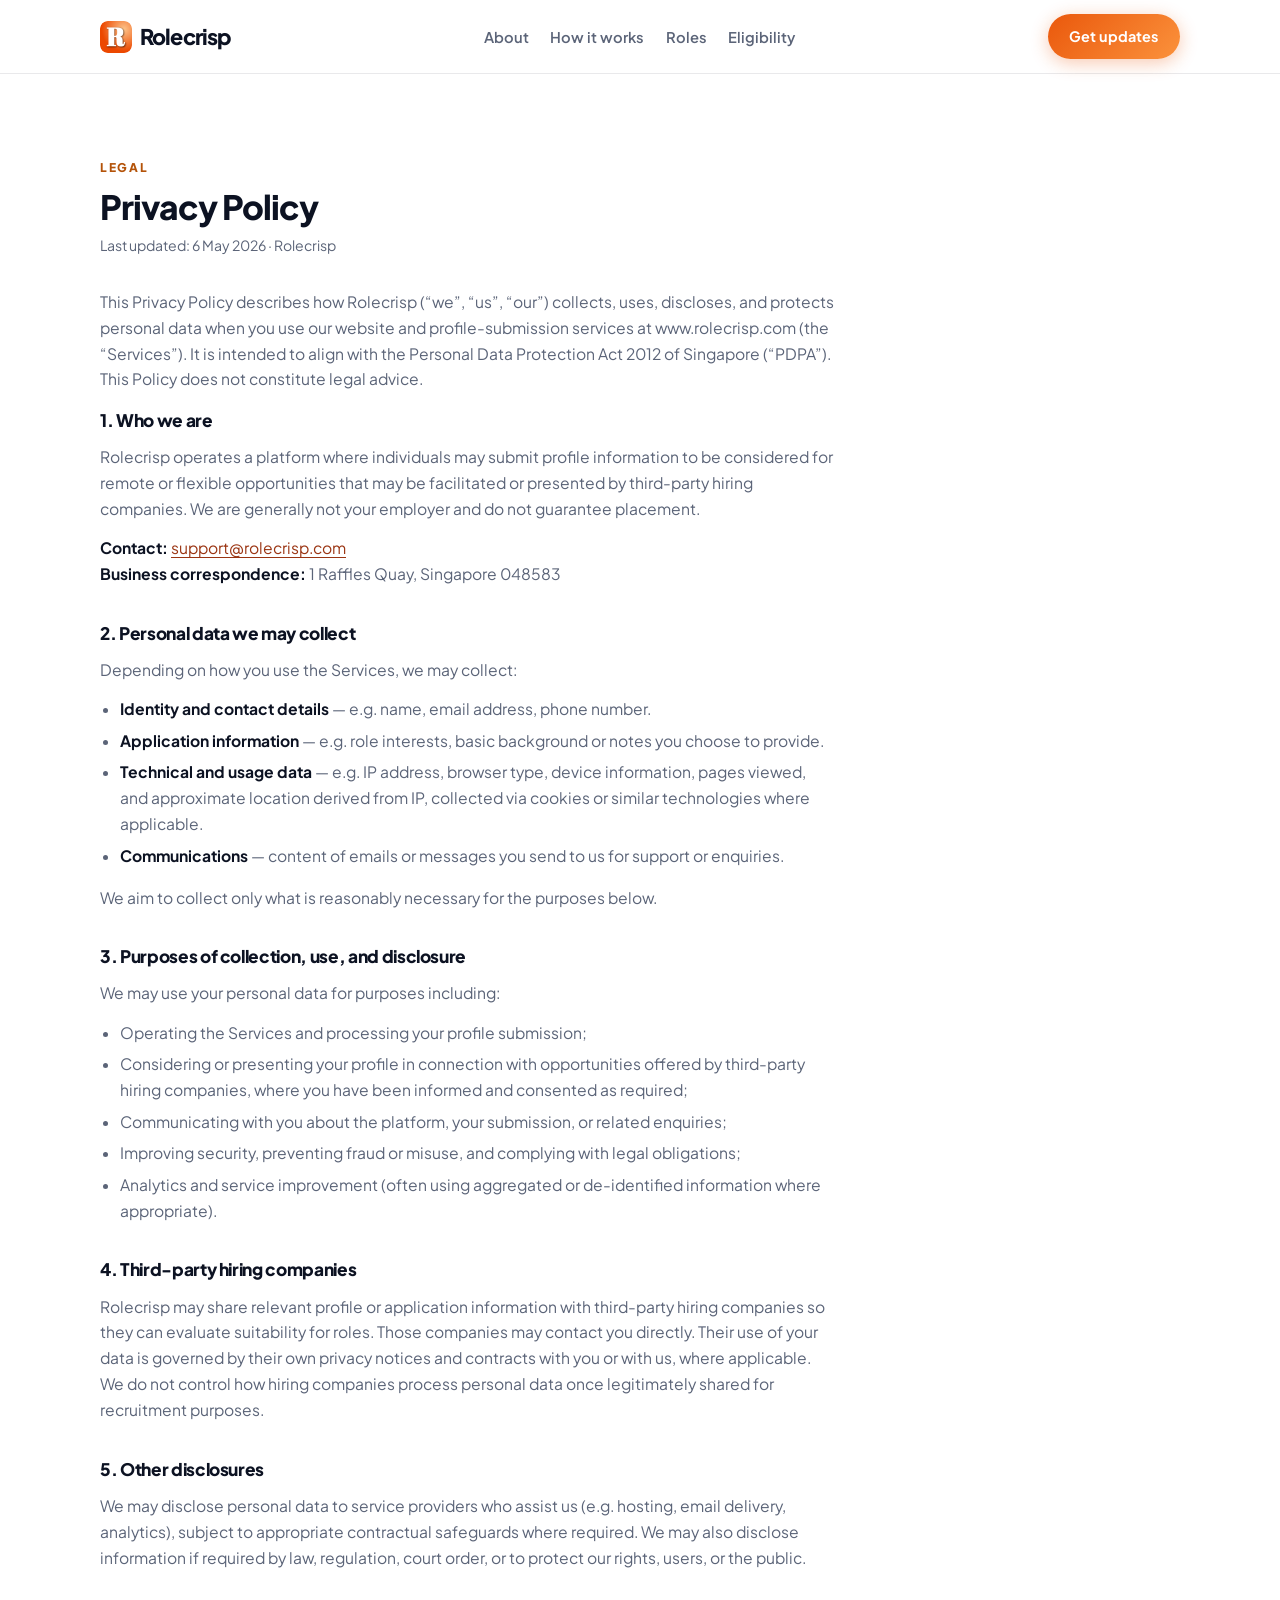
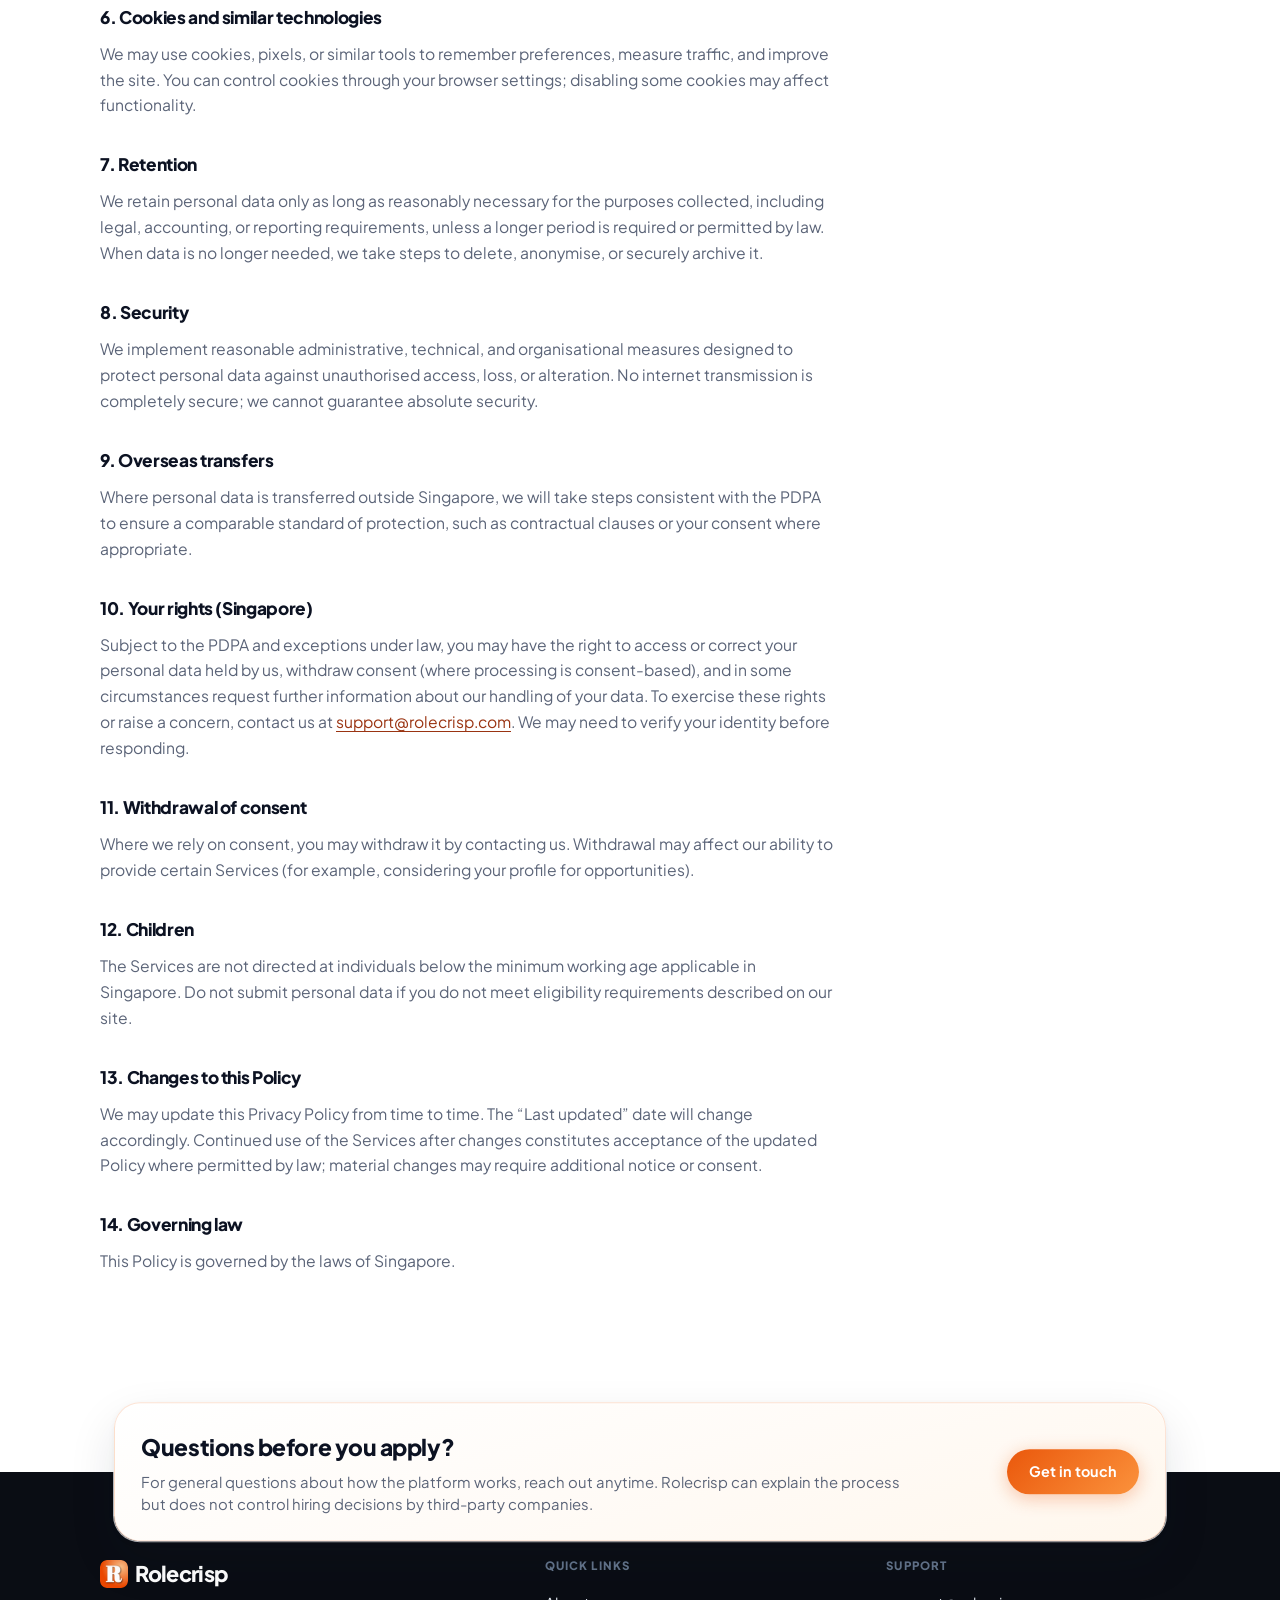
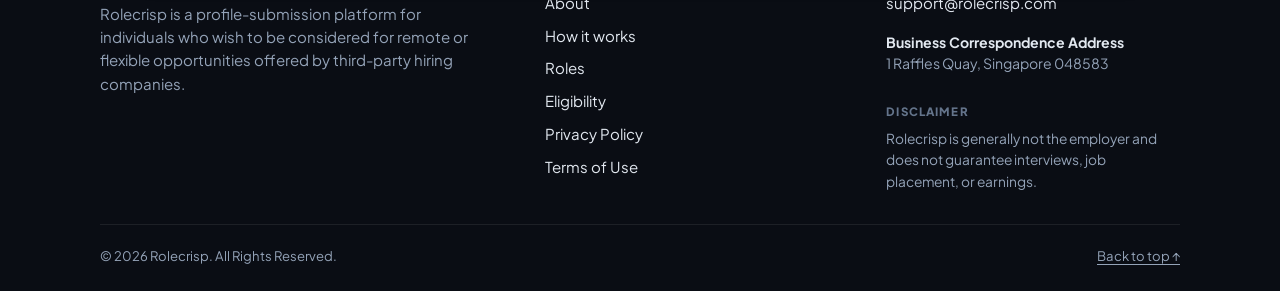
<file: privacy-policy/index.html>
<!DOCTYPE html>
<html lang="en">

<head>
  <meta charset="UTF-8" />
  <meta name="viewport" content="width=device-width, initial-scale=1" />
  <title>Privacy Policy — Rolecrisp</title>
  <!-- Google Tag Manager -->
  <script>(function (w, d, s, l, i) {
      w[l] = w[l] || []; w[l].push({
        'gtm.start':
          new Date().getTime(), event: 'gtm.js'
      }); var f = d.getElementsByTagName(s)[0],
        j = d.createElement(s), dl = l != 'dataLayer' ? '&l=' + l : ''; j.async = true; j.src =
          'https://www.googletagmanager.com/gtm.js?id=' + i + dl; f.parentNode.insertBefore(j, f);
    })(window, document, 'script', 'dataLayer', 'GTM-PWWPLSJ5');</script>
  <!-- End Google Tag Manager -->
  <meta name="description" content="Privacy Policy for Rolecrisp profile submission services in Singapore." />
  <link rel="canonical" href="https://www.rolecrisp.com/privacy-policy/" />
  <link rel="icon" href="../assets/favicon.png" type="image/png" />
  <link rel="apple-touch-icon" href="../assets/favicon.png" />
  <link rel="preconnect" href="https://fonts.googleapis.com" />
  <link rel="preconnect" href="https://fonts.gstatic.com" crossorigin />
  <link
    href="https://fonts.googleapis.com/css2?family=Plus+Jakarta+Sans:ital,wght@0,400;0,500;0,600;0,700;0,800;1,400&display=swap"
    rel="stylesheet" />
  <link rel="stylesheet" href="../layout.css" />
</head>

<body>
  <!-- Google Tag Manager (noscript) -->
  <noscript><iframe src="https://www.googletagmanager.com/ns.html?id=GTM-PWWPLSJ5" height="0" width="0"
      style="display:none;visibility:hidden"></iframe></noscript>
  <!-- End Google Tag Manager (noscript) -->
  <header class="site-header">
    <div class="wrap header-bar">
      <a class="logo" href="https://www.rolecrisp.com/">
        <img class="logo-icon" src="../assets/favicon.png" width="32" height="32" alt="" decoding="async" />
        Rolecrisp
      </a>
      <nav class="nav" id="site-nav" aria-label="Primary">
        <a href="/#about">About</a>
        <a href="/#process">How it works</a>
        <a href="/#roles">Roles</a>
        <a href="/#eligibility">Eligibility</a>
      </nav>
      <div class="header-actions">
        <a class="btn" href="/#apply-now">Get updates</a>
        <button type="button" class="nav-toggle" aria-expanded="false" aria-controls="site-nav" aria-label="Menu">
          <span class="nav-toggle-bar" aria-hidden="true"></span>
          <span class="nav-toggle-bar" aria-hidden="true"></span>
          <span class="nav-toggle-bar" aria-hidden="true"></span>
        </button>
      </div>
    </div>
  </header>

  <main class="page-with-float-cta">
    <section class="section section--surface">
      <div class="wrap">
        <div class="section-head">
          <p class="eyebrow">Legal</p>
          <h1 id="privacy-title">Privacy Policy</h1>
          <p class="legal-meta">Last updated: 6 May 2026 · Rolecrisp</p>
        </div>
        <article class="legal-prose" aria-labelledby="privacy-title">
          <p>This Privacy Policy describes how Rolecrisp (“we”, “us”, “our”) collects, uses, discloses, and protects
            personal data when you use our website and profile-submission services at www.rolecrisp.com (the
            “Services”). It is intended to align with the Personal Data Protection Act 2012 of Singapore (“PDPA”). This
            Policy does not constitute legal advice.</p>

          <h2>1. Who we are</h2>
          <p>Rolecrisp operates a platform where individuals may submit profile information to be considered for
            remote or flexible opportunities that may be facilitated or presented by third-party hiring companies. We
            are generally not your employer and do not guarantee placement.</p>
          <p><strong>Contact:</strong> <a href="mailto:support@rolecrisp.com">support@rolecrisp.com</a><br />
            <strong>Business correspondence:</strong> 1 Raffles Quay, Singapore 048583
          </p>

          <h2>2. Personal data we may collect</h2>
          <p>Depending on how you use the Services, we may collect:</p>
          <ul>
            <li><strong>Identity and contact details</strong> — e.g. name, email address, phone number.</li>
            <li><strong>Application information</strong> — e.g. role interests, basic background or notes you choose to
              provide.</li>
            <li><strong>Technical and usage data</strong> — e.g. IP address, browser type, device information, pages
              viewed, and approximate location derived from IP, collected via cookies or similar technologies where
              applicable.</li>
            <li><strong>Communications</strong> — content of emails or messages you send to us for support or enquiries.
            </li>
          </ul>
          <p>We aim to collect only what is reasonably necessary for the purposes below.</p>

          <h2>3. Purposes of collection, use, and disclosure</h2>
          <p>We may use your personal data for purposes including:</p>
          <ul>
            <li>Operating the Services and processing your profile submission;</li>
            <li>Considering or presenting your profile in connection with opportunities offered by third-party hiring
              companies, where you have been informed and consented as required;</li>
            <li>Communicating with you about the platform, your submission, or related enquiries;</li>
            <li>Improving security, preventing fraud or misuse, and complying with legal obligations;</li>
            <li>Analytics and service improvement (often using aggregated or de-identified information where
              appropriate).</li>
          </ul>

          <h2>4. Third-party hiring companies</h2>
          <p>Rolecrisp may share relevant profile or application information with third-party hiring companies so they
            can evaluate suitability for roles. Those companies may contact you directly. Their use of your data is
            governed by their own privacy notices and contracts with you or with us, where applicable. We do not control
            how hiring companies process personal data once legitimately shared for recruitment purposes.</p>

          <h2>5. Other disclosures</h2>
          <p>We may disclose personal data to service providers who assist us (e.g. hosting, email delivery, analytics),
            subject to appropriate contractual safeguards where required. We may also disclose information if required
            by law, regulation, court order, or to protect our rights, users, or the public.</p>

          <h2>6. Cookies and similar technologies</h2>
          <p>We may use cookies, pixels, or similar tools to remember preferences, measure traffic, and improve the
            site. You can control cookies through your browser settings; disabling some cookies may affect
            functionality.</p>

          <h2>7. Retention</h2>
          <p>We retain personal data only as long as reasonably necessary for the purposes collected, including legal,
            accounting, or reporting requirements, unless a longer period is required or permitted by law. When data is
            no longer needed, we take steps to delete, anonymise, or securely archive it.</p>

          <h2>8. Security</h2>
          <p>We implement reasonable administrative, technical, and organisational measures designed to protect personal
            data against unauthorised access, loss, or alteration. No internet transmission is completely secure; we
            cannot guarantee absolute security.</p>

          <h2>9. Overseas transfers</h2>
          <p>Where personal data is transferred outside Singapore, we will take steps consistent with the PDPA to ensure
            a comparable standard of protection, such as contractual clauses or your consent where appropriate.</p>

          <h2>10. Your rights (Singapore)</h2>
          <p>Subject to the PDPA and exceptions under law, you may have the right to access or correct your personal
            data held by us, withdraw consent (where processing is consent-based), and in some circumstances request
            further information about our handling of your data. To exercise these rights or raise a concern, contact us
            at <a href="mailto:support@rolecrisp.com">support@rolecrisp.com</a>. We may need to verify your identity
            before responding.</p>

          <h2>11. Withdrawal of consent</h2>
          <p>Where we rely on consent, you may withdraw it by contacting us. Withdrawal may affect our ability to
            provide certain Services (for example, considering your profile for opportunities).</p>

          <h2>12. Children</h2>
          <p>The Services are not directed at individuals below the minimum working age applicable in Singapore. Do not
            submit personal data if you do not meet eligibility requirements described on our site.</p>

          <h2>13. Changes to this Policy</h2>
          <p>We may update this Privacy Policy from time to time. The “Last updated” date will change accordingly.
            Continued use of the Services after changes constitutes acceptance of the updated Policy where permitted by
            law; material changes may require additional notice or consent.</p>

          <h2>14. Governing law</h2>
          <p>This Policy is governed by the laws of Singapore.</p>
        </article>
      </div>
    </section>
  </main>

  <footer id="support">
    <div class="cta-slab" aria-labelledby="prefooter-cta-heading">
      <div class="wrap cta-slab__inner">
        <div class="cta-float">
          <div class="cta-float__copy">
            <h2 id="prefooter-cta-heading">Questions before you apply?</h2>
            <p>For general questions about how the platform works, reach out anytime. Rolecrisp can explain the
              process but does not control hiring decisions by third-party companies.</p>
          </div>
          <a class="btn" href="/#apply-now">Get in touch</a>
        </div>
      </div>
    </div>
    <div class="wrap">
      <div class="foot-grid">
        <div class="foot-brand-block">
          <p class="name">
            <img class="logo-icon" src="../assets/favicon.png" width="28" height="28" alt="" decoding="async" />
            Rolecrisp
          </p>
          <p class="blurb">Rolecrisp is a profile-submission platform for individuals who wish to be considered for
            remote or flexible opportunities offered by third-party hiring companies.</p>
        </div>
        <div class="foot-col">
          <h3>Quick links</h3>
          <ul>
            <li><a href="/#about">About</a></li>
            <li><a href="/#process">How it works</a></li>
            <li><a href="/#roles">Roles</a></li>
            <li><a href="/#eligibility">Eligibility</a></li>
            <li><a href="./" aria-current="page">Privacy Policy</a></li>
            <li><a href="/terms-of-use/">Terms of Use</a></li>
          </ul>
        </div>
        <div class="foot-col">
          <h3>Support</h3>
          <ul>
            <li><a href="mailto:support@rolecrisp.com">support@rolecrisp.com</a></li>
          </ul>
          <p class="foot-address"><strong style="color:#e2e8f0">Business Correspondence Address</strong><br />1 Raffles Quay, Singapore 048583</p>
          <div class="foot-disclaimer">
            <h3>Disclaimer</h3>
            <p>Rolecrisp is generally not the employer and does not guarantee interviews, job placement, or earnings.
            </p>
          </div>
        </div>
      </div>
      <div class="foot-bottom">
        <span>© <span id="y"></span> Rolecrisp. All Rights Reserved.</span>
        <a href="#">Back to top ↑</a>
      </div>
    </div>
  </footer>
  <script>
    document.getElementById("y").textContent = new Date().getFullYear();
  </script>
  <script src="../assets/site-nav.js" defer></script>
</body>

</html>
</file>
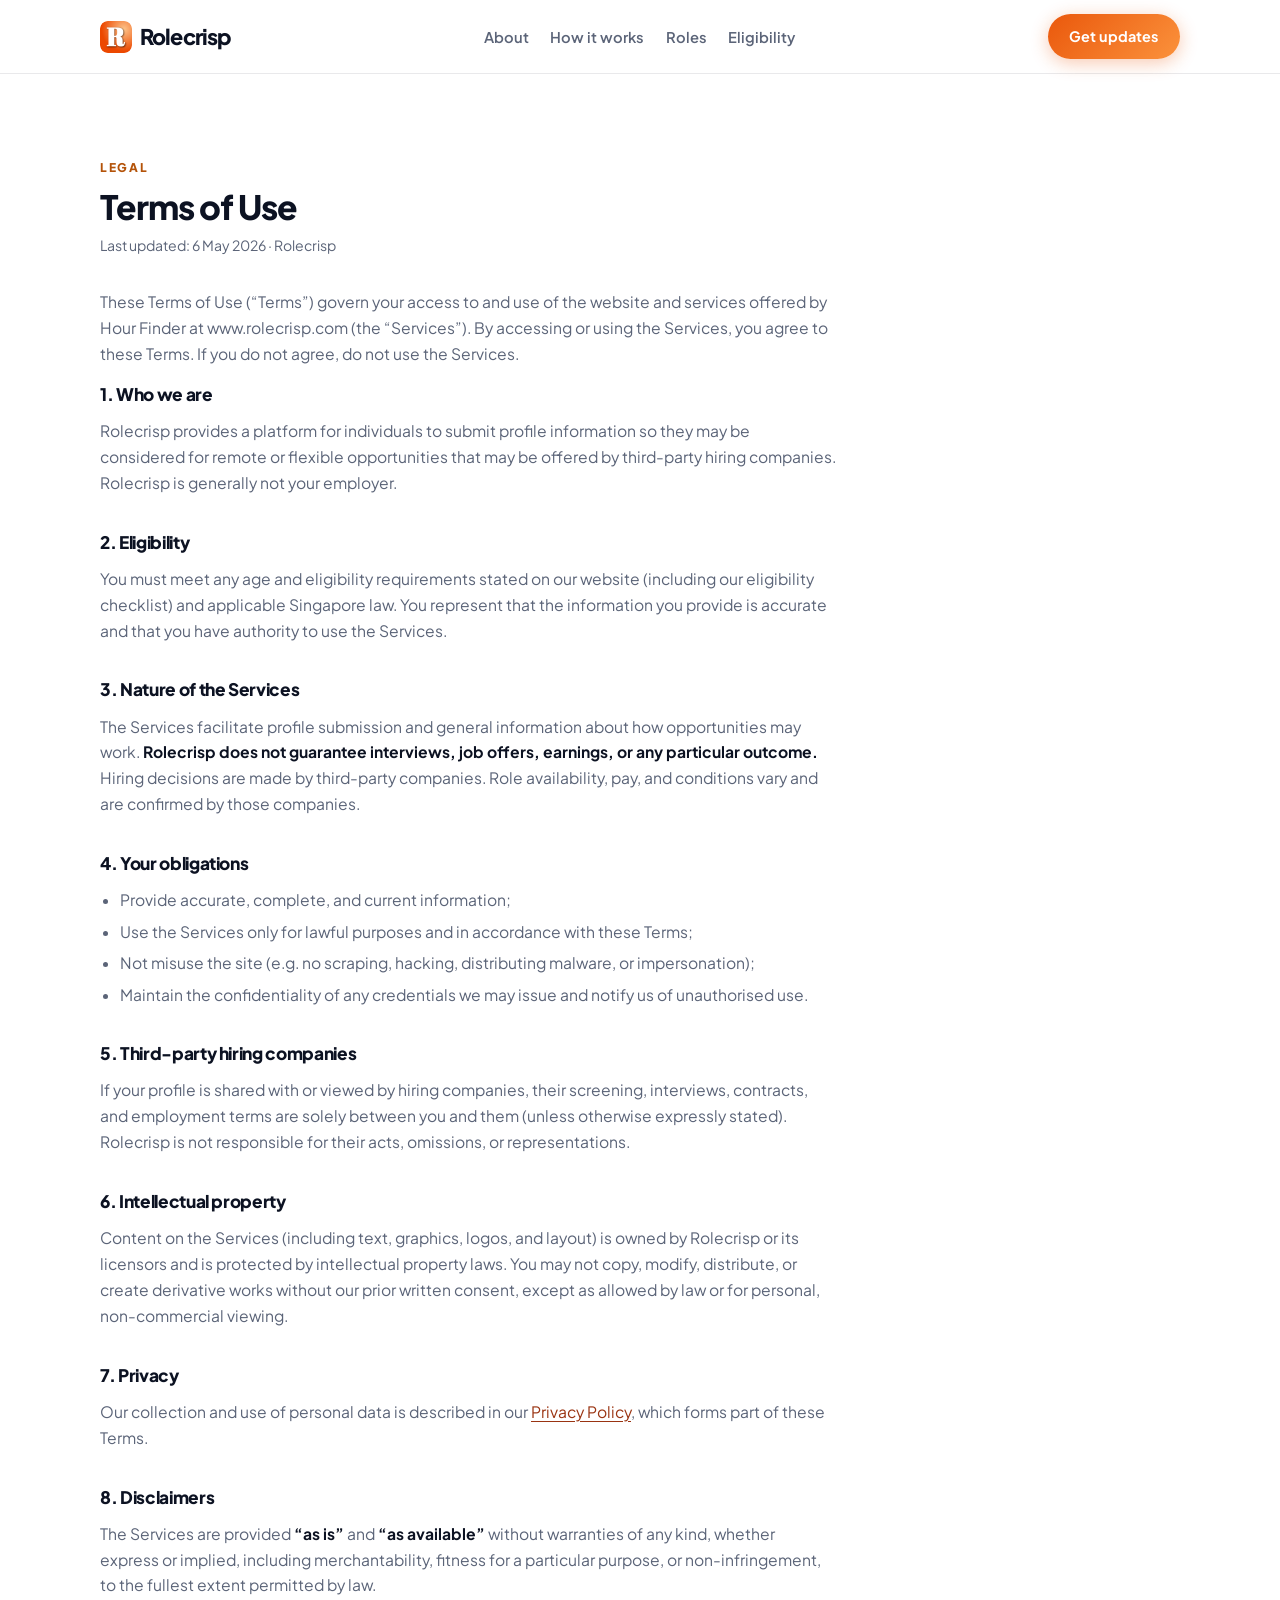
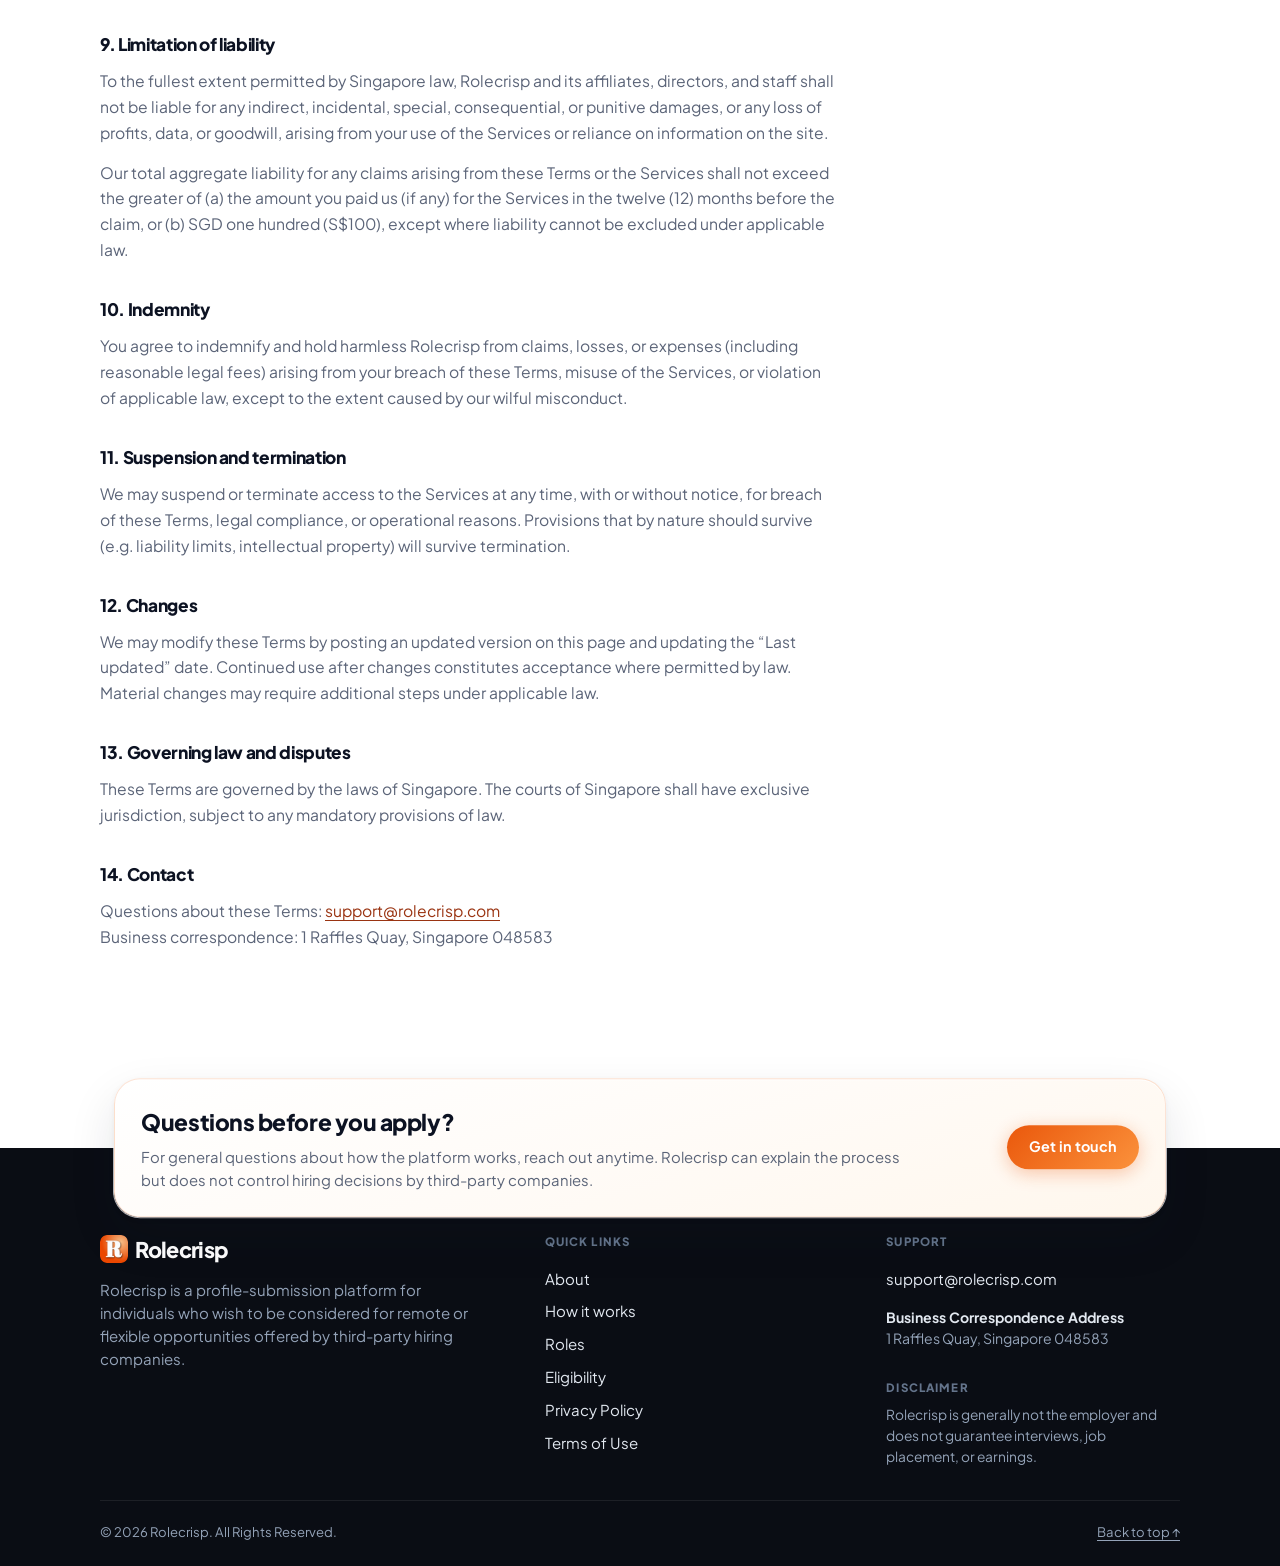
<file: terms-of-use/index.html>
<!DOCTYPE html>
<html lang="en">

<head>
  <meta charset="UTF-8" />
  <meta name="viewport" content="width=device-width, initial-scale=1" />
  <title>Terms of Use — Rolecrisp</title>
  <!-- Google Tag Manager -->
  <script>(function (w, d, s, l, i) {
      w[l] = w[l] || []; w[l].push({
        'gtm.start':
          new Date().getTime(), event: 'gtm.js'
      }); var f = d.getElementsByTagName(s)[0],
        j = d.createElement(s), dl = l != 'dataLayer' ? '&l=' + l : ''; j.async = true; j.src =
          'https://www.googletagmanager.com/gtm.js?id=' + i + dl; f.parentNode.insertBefore(j, f);
    })(window, document, 'script', 'dataLayer', 'GTM-PWWPLSJ5');</script>
  <!-- End Google Tag Manager -->
  <meta name="description" content="Terms of Use for the Rolecrisp profile submission platform." />
  <link rel="canonical" href="https://www.rolecrisp.com/terms-of-use/" />
  <link rel="icon" href="../assets/favicon.png" type="image/png" />
  <link rel="apple-touch-icon" href="../assets/favicon.png" />
  <link rel="preconnect" href="https://fonts.googleapis.com" />
  <link rel="preconnect" href="https://fonts.gstatic.com" crossorigin />
  <link
    href="https://fonts.googleapis.com/css2?family=Plus+Jakarta+Sans:ital,wght@0,400;0,500;0,600;0,700;0,800;1,400&display=swap"
    rel="stylesheet" />
  <link rel="stylesheet" href="../layout.css" />
</head>

<body>
  <!-- Google Tag Manager (noscript) -->
  <noscript><iframe src="https://www.googletagmanager.com/ns.html?id=GTM-PWWPLSJ5" height="0" width="0"
      style="display:none;visibility:hidden"></iframe></noscript>
  <!-- End Google Tag Manager (noscript) -->
  <header class="site-header">
    <div class="wrap header-bar">
      <a class="logo" href="https://www.rolecrisp.com/">
        <img class="logo-icon" src="../assets/favicon.png" width="32" height="32" alt="" decoding="async" />
        Rolecrisp
      </a>
      <nav class="nav" id="site-nav" aria-label="Primary">
        <a href="/#about">About</a>
        <a href="/#process">How it works</a>
        <a href="/#roles">Roles</a>
        <a href="/#eligibility">Eligibility</a>
      </nav>
      <div class="header-actions">
        <a class="btn" href="/#apply-now">Get updates</a>
        <button type="button" class="nav-toggle" aria-expanded="false" aria-controls="site-nav" aria-label="Menu">
          <span class="nav-toggle-bar" aria-hidden="true"></span>
          <span class="nav-toggle-bar" aria-hidden="true"></span>
          <span class="nav-toggle-bar" aria-hidden="true"></span>
        </button>
      </div>
    </div>
  </header>

  <main class="page-with-float-cta">
    <section class="section section--surface">
      <div class="wrap">
        <div class="section-head">
          <p class="eyebrow">Legal</p>
          <h1 id="terms-title">Terms of Use</h1>
          <p class="legal-meta">Last updated: 6 May 2026 · Rolecrisp</p>
        </div>
        <article class="legal-prose" aria-labelledby="terms-title">
          <p>These Terms of Use (“Terms”) govern your access to and use of the website and services offered by Hour
            Finder at www.rolecrisp.com (the “Services”). By accessing or using the Services, you agree to these Terms.
            If you do not agree, do not use the Services.</p>

          <h2>1. Who we are</h2>
          <p>Rolecrisp provides a platform for individuals to submit profile information so they may be considered for
            remote or flexible opportunities that may be offered by third-party hiring companies. Rolecrisp is
            generally not your employer.</p>

          <h2>2. Eligibility</h2>
          <p>You must meet any age and eligibility requirements stated on our website (including our eligibility
            checklist) and applicable Singapore law. You represent that the information you provide is accurate and that
            you have authority to use the Services.</p>

          <h2>3. Nature of the Services</h2>
          <p>The Services facilitate profile submission and general information about how opportunities may work.
            <strong>Rolecrisp does not guarantee interviews, job offers, earnings, or any particular outcome.</strong>
            Hiring decisions are made by third-party companies. Role availability, pay, and conditions vary and are
            confirmed by those companies.
          </p>

          <h2>4. Your obligations</h2>
          <ul>
            <li>Provide accurate, complete, and current information;</li>
            <li>Use the Services only for lawful purposes and in accordance with these Terms;</li>
            <li>Not misuse the site (e.g. no scraping, hacking, distributing malware, or impersonation);</li>
            <li>Maintain the confidentiality of any credentials we may issue and notify us of unauthorised use.</li>
          </ul>

          <h2>5. Third-party hiring companies</h2>
          <p>If your profile is shared with or viewed by hiring companies, their screening, interviews, contracts, and
            employment terms are solely between you and them (unless otherwise expressly stated). Rolecrisp is not
            responsible for their acts, omissions, or representations.</p>

          <h2>6. Intellectual property</h2>
          <p>Content on the Services (including text, graphics, logos, and layout) is owned by Rolecrisp or its
            licensors and is protected by intellectual property laws. You may not copy, modify, distribute, or create
            derivative works without our prior written consent, except as allowed by law or for personal, non-commercial
            viewing.</p>

          <h2>7. Privacy</h2>
          <p>Our collection and use of personal data is described in our <a href="/privacy-policy/">Privacy Policy</a>,
            which forms part of these Terms.</p>

          <h2>8. Disclaimers</h2>
          <p>The Services are provided <strong>“as is”</strong> and <strong>“as available”</strong> without warranties
            of any kind, whether express or implied, including merchantability, fitness for a particular purpose, or
            non-infringement, to the fullest extent permitted by law.</p>

          <h2>9. Limitation of liability</h2>
          <p>To the fullest extent permitted by Singapore law, Rolecrisp and its affiliates, directors, and staff
            shall not be liable for any indirect, incidental, special, consequential, or punitive damages, or any loss
            of profits, data, or goodwill, arising from your use of the Services or reliance on information on the site.
          </p>
          <p>Our total aggregate liability for any claims arising from these Terms or the Services shall not exceed the
            greater of (a) the amount you paid us (if any) for the Services in the twelve (12) months before the claim,
            or (b) SGD one hundred (S$100), except where liability cannot be excluded under applicable law.</p>

          <h2>10. Indemnity</h2>
          <p>You agree to indemnify and hold harmless Rolecrisp from claims, losses, or expenses (including reasonable
            legal fees) arising from your breach of these Terms, misuse of the Services, or violation of applicable law,
            except to the extent caused by our wilful misconduct.</p>

          <h2>11. Suspension and termination</h2>
          <p>We may suspend or terminate access to the Services at any time, with or without notice, for breach of these
            Terms, legal compliance, or operational reasons. Provisions that by nature should survive (e.g. liability
            limits, intellectual property) will survive termination.</p>

          <h2>12. Changes</h2>
          <p>We may modify these Terms by posting an updated version on this page and updating the “Last updated” date.
            Continued use after changes constitutes acceptance where permitted by law. Material changes may require
            additional steps under applicable law.</p>

          <h2>13. Governing law and disputes</h2>
          <p>These Terms are governed by the laws of Singapore. The courts of Singapore shall have exclusive
            jurisdiction, subject to any mandatory provisions of law.</p>

          <h2>14. Contact</h2>
          <p>Questions about these Terms: <a href="mailto:support@rolecrisp.com">support@rolecrisp.com</a><br />Business
            correspondence: 1 Raffles Quay, Singapore 048583</p>
        </article>
      </div>
    </section>
  </main>

  <footer id="support">
    <div class="cta-slab" aria-labelledby="prefooter-cta-heading">
      <div class="wrap cta-slab__inner">
        <div class="cta-float">
          <div class="cta-float__copy">
            <h2 id="prefooter-cta-heading">Questions before you apply?</h2>
            <p>For general questions about how the platform works, reach out anytime. Rolecrisp can explain the
              process but does not control hiring decisions by third-party companies.</p>
          </div>
          <a class="btn" href="/#apply-now">Get in touch</a>
        </div>
      </div>
    </div>
    <div class="wrap">
      <div class="foot-grid">
        <div class="foot-brand-block">
          <p class="name">
            <img class="logo-icon" src="../assets/favicon.png" width="28" height="28" alt="" decoding="async" />
            Rolecrisp
          </p>
          <p class="blurb">Rolecrisp is a profile-submission platform for individuals who wish to be considered for
            remote or flexible opportunities offered by third-party hiring companies.</p>
        </div>
        <div class="foot-col">
          <h3>Quick links</h3>
          <ul>
            <li><a href="/#about">About</a></li>
            <li><a href="/#process">How it works</a></li>
            <li><a href="/#roles">Roles</a></li>
            <li><a href="/#eligibility">Eligibility</a></li>
            <li><a href="/privacy-policy/">Privacy Policy</a></li>
            <li><a href="./" aria-current="page">Terms of Use</a></li>
          </ul>
        </div>
        <div class="foot-col">
          <h3>Support</h3>
          <ul>
            <li><a href="mailto:support@rolecrisp.com">support@rolecrisp.com</a></li>
          </ul>
          <p class="foot-address"><strong style="color:#e2e8f0">Business Correspondence Address</strong><br />1 Raffles Quay, Singapore 048583</p>
          <div class="foot-disclaimer">
            <h3>Disclaimer</h3>
            <p>Rolecrisp is generally not the employer and does not guarantee interviews, job placement, or earnings.
            </p>
          </div>
        </div>
      </div>
      <div class="foot-bottom">
        <span>© <span id="y"></span> Rolecrisp. All Rights Reserved.</span>
        <a href="#">Back to top ↑</a>
      </div>
    </div>
  </footer>
  <script>
    document.getElementById("y").textContent = new Date().getFullYear();
  </script>
  <script src="../assets/site-nav.js" defer></script>
</body>

</html>
</file>
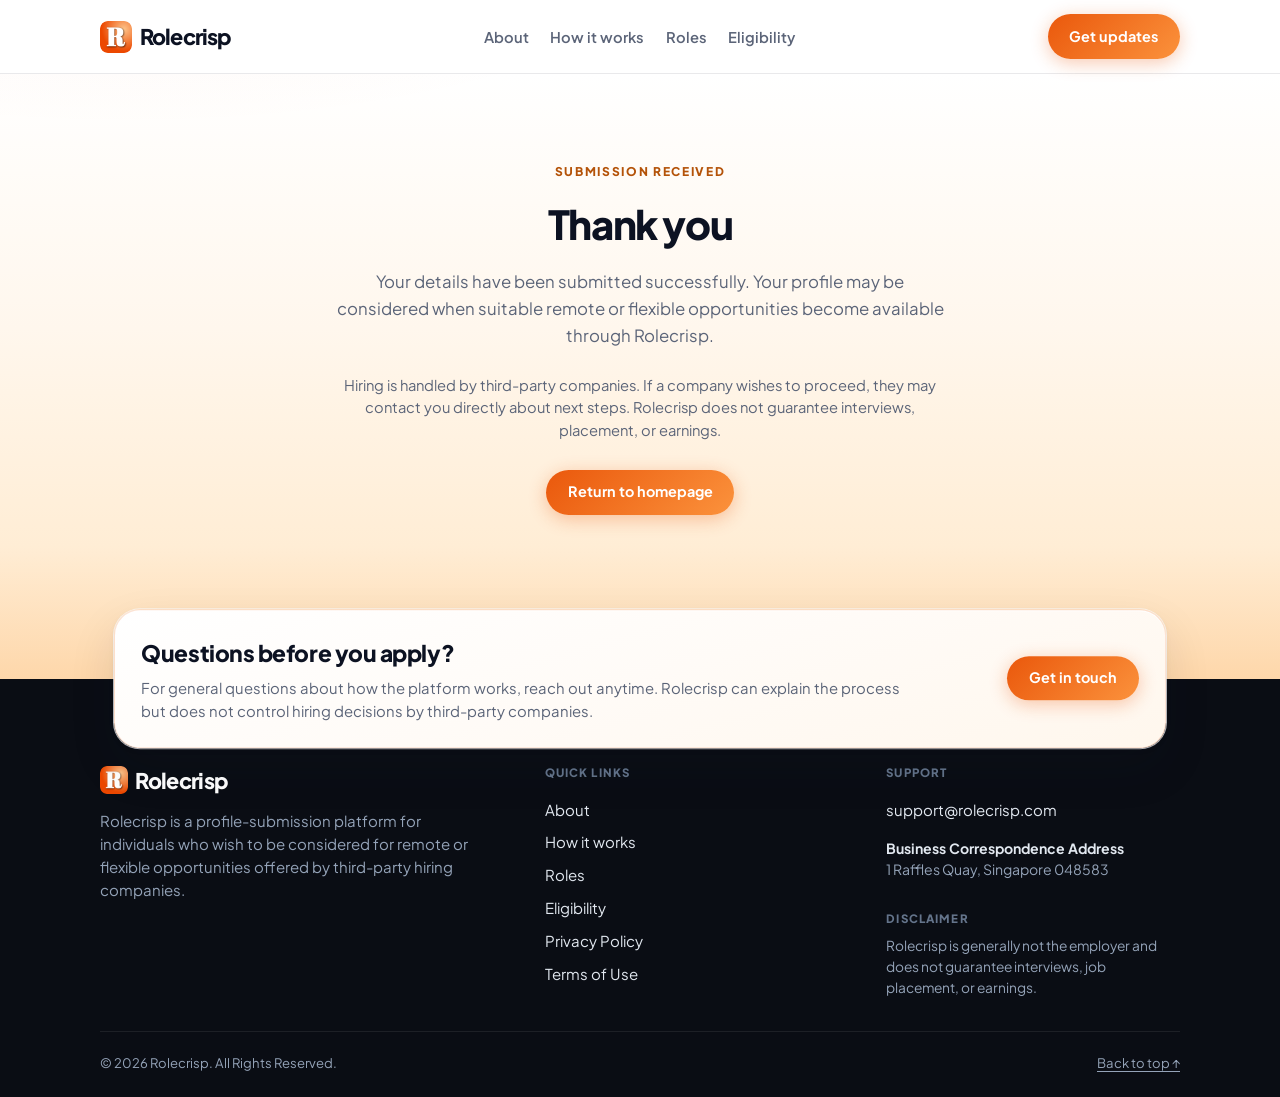
<file: thank-you/index.html>
<!DOCTYPE html>
<html lang="en">

<head>
  <meta charset="UTF-8" />
  <meta name="viewport" content="width=device-width, initial-scale=1" />
  <title>Thank you — Rolecrisp</title>
  <!-- Google Tag Manager -->
  <script>(function (w, d, s, l, i) {
      w[l] = w[l] || []; w[l].push({
        'gtm.start':
          new Date().getTime(), event: 'gtm.js'
      }); var f = d.getElementsByTagName(s)[0],
        j = d.createElement(s), dl = l != 'dataLayer' ? '&l=' + l : ''; j.async = true; j.src =
          'https://www.googletagmanager.com/gtm.js?id=' + i + dl; f.parentNode.insertBefore(j, f);
    })(window, document, 'script', 'dataLayer', 'GTM-PWWPLSJ5');</script>
  <!-- End Google Tag Manager -->
  <meta name="description"
    content="Your submission has been received. Rolecrisp will be in touch when relevant opportunities arise." />
  <link rel="canonical" href="https://www.rolecrisp.com/thank-you/" />
  <link rel="icon" href="../assets/favicon.png" type="image/png" />
  <link rel="apple-touch-icon" href="../assets/favicon.png" />
  <link rel="preconnect" href="https://fonts.googleapis.com" />
  <link rel="preconnect" href="https://fonts.gstatic.com" crossorigin />
  <link
    href="https://fonts.googleapis.com/css2?family=Plus+Jakarta+Sans:ital,wght@0,400;0,500;0,600;0,700;0,800;1,400&display=swap"
    rel="stylesheet" />
  <link rel="stylesheet" href="../layout.css" />
</head>

<body>
  <!-- Google Tag Manager (noscript) -->
  <noscript><iframe src="https://www.googletagmanager.com/ns.html?id=GTM-PWWPLSJ5" height="0" width="0"
      style="display:none;visibility:hidden"></iframe></noscript>
  <!-- End Google Tag Manager (noscript) -->
  <header class="site-header">
    <div class="wrap header-bar">
      <a class="logo" href="https://www.rolecrisp.com/">
        <img class="logo-icon" src="../assets/favicon.png" width="32" height="32" alt="" decoding="async" />
        Rolecrisp
      </a>
      <nav class="nav" id="site-nav" aria-label="Primary">
        <a href="/#about">About</a>
        <a href="/#process">How it works</a>
        <a href="/#roles">Roles</a>
        <a href="/#eligibility">Eligibility</a>
      </nav>
      <div class="header-actions">
        <a class="btn" href="/#apply-now">Get updates</a>
        <button type="button" class="nav-toggle" aria-expanded="false" aria-controls="site-nav" aria-label="Menu">
          <span class="nav-toggle-bar" aria-hidden="true"></span>
          <span class="nav-toggle-bar" aria-hidden="true"></span>
          <span class="nav-toggle-bar" aria-hidden="true"></span>
        </button>
      </div>
    </div>
  </header>

  <main class="page-with-float-cta">
    <section class="thank-strip" aria-labelledby="thank-heading">
      <div class="wrap">
        <div class="thank-panel">
          <p class="eyebrow">Submission received</p>
          <h1 id="thank-heading">Thank you</h1>
          <p class="lead">Your details have been submitted successfully. Your profile may be considered when suitable
            remote or flexible opportunities become available through Rolecrisp.</p>
          <p class="note">Hiring is handled by third-party companies. If a company wishes to proceed, they may contact
            you directly about next steps. Rolecrisp does not guarantee interviews, placement, or earnings.</p>
          <div class="btn-row">
            <a class="btn" href="/">Return to homepage</a>
          </div>
        </div>
      </div>
    </section>
  </main>

  <footer id="support">
    <div class="cta-slab" aria-labelledby="prefooter-cta-heading">
      <div class="wrap cta-slab__inner">
        <div class="cta-float">
          <div class="cta-float__copy">
            <h2 id="prefooter-cta-heading">Questions before you apply?</h2>
            <p>For general questions about how the platform works, reach out anytime. Rolecrisp can explain the
              process but does not control hiring decisions by third-party companies.</p>
          </div>
          <a class="btn" href="/#apply-now">Get in touch</a>
        </div>
      </div>
    </div>
    <div class="wrap">
      <div class="foot-grid">
        <div class="foot-brand-block">
          <p class="name">
            <img class="logo-icon" src="../assets/favicon.png" width="28" height="28" alt="" decoding="async" />
            Rolecrisp
          </p>
          <p class="blurb">Rolecrisp is a profile-submission platform for individuals who wish to be considered for
            remote or flexible opportunities offered by third-party hiring companies.</p>
        </div>
        <div class="foot-col">
          <h3>Quick links</h3>
          <ul>
            <li><a href="/#about">About</a></li>
            <li><a href="/#process">How it works</a></li>
            <li><a href="/#roles">Roles</a></li>
            <li><a href="/#eligibility">Eligibility</a></li>
            <li><a href="/privacy-policy/">Privacy Policy</a></li>
            <li><a href="/terms-of-use/">Terms of Use</a></li>
          </ul>
        </div>
        <div class="foot-col">
          <h3>Support</h3>
          <ul>
            <li><a href="mailto:support@rolecrisp.com">support@rolecrisp.com</a></li>
          </ul>
          <p class="foot-address"><strong style="color:#e2e8f0">Business Correspondence Address</strong><br />1 Raffles Quay, Singapore 048583</p>
          <div class="foot-disclaimer">
            <h3>Disclaimer</h3>
            <p>Rolecrisp is generally not the employer and does not guarantee interviews, job placement, or earnings.
            </p>
          </div>
        </div>
      </div>
      <div class="foot-bottom">
        <span>© <span id="y"></span> Rolecrisp. All Rights Reserved.</span>
        <a href="#">Back to top ↑</a>
      </div>
    </div>
  </footer>
  <script>
    document.getElementById("y").textContent = new Date().getFullYear();
  </script>
  <script src="../assets/site-nav.js" defer></script>
</body>

</html>
</file>
<file: layout.css>
/* Connexible — shared layout for legal & utility pages (matches index.html tokens) */
:root {
  --ink: #0c1222;
  --muted: #5b6478;
  --line: rgba(12, 18, 34, 0.09);
  --surface: #ffffff;
  --canvas: #fff7ed;
  --band: #fffbeb;
  --brand: #ea580c;
  --brand-2: #f59e0b;
  --brand-dark: #9a3412;
  --brand-soft: rgba(234, 88, 12, 0.14);
  --eyebrow-color: #b45309;
  --radius: 20px;
  --radius-sm: 12px;
  --max: 1080px;
  --section-y: clamp(3.5rem, 7vw, 5.25rem);
  --section-divider: #ffedd5;
  --font: "Plus Jakarta Sans", system-ui, sans-serif;
}

*, *::before, *::after { box-sizing: border-box; }
html { scroll-behavior: smooth; }
body {
  margin: 0;
  font-family: var(--font);
  font-size: 1.0625rem;
  line-height: 1.65;
  color: var(--ink);
  background: #fff;
}

a { color: var(--brand-dark); text-underline-offset: 3px; }
a:hover { color: var(--brand); }

.wrap {
  width: min(var(--max), calc(100% - 1.75rem));
  margin-inline: auto;
}

.site-header {
  position: sticky;
  top: 0;
  z-index: 100;
  background: rgba(255, 255, 255, 0.88);
  backdrop-filter: blur(14px) saturate(1.2);
  border-bottom: 1px solid var(--line);
}
.site-header .wrap.header-bar {
  display: flex;
  align-items: center;
  justify-content: space-between;
  gap: 1rem;
  padding: 0.9rem 0;
  flex-wrap: nowrap;
}
.logo {
  font-weight: 800;
  font-size: 1.35rem;
  letter-spacing: -0.04em;
  color: var(--ink);
  text-decoration: none;
  display: flex;
  align-items: center;
  gap: 0.5rem;
  flex-shrink: 0;
}
.logo-icon {
  width: 32px;
  height: 32px;
  border-radius: 8px;
  flex-shrink: 0;
  display: block;
  object-fit: cover;
}
.nav {
  display: flex;
  flex-wrap: wrap;
  gap: 0.25rem 1.35rem;
  align-items: center;
  flex: 1;
  justify-content: center;
}
.nav a {
  font-size: 0.92rem;
  font-weight: 600;
  color: var(--muted);
  text-decoration: none;
}
.nav a:hover { color: var(--ink); }
.header-actions {
  display: flex;
  align-items: center;
  gap: 0.5rem;
  flex-shrink: 0;
}
.nav-toggle {
  display: none;
  flex-direction: column;
  justify-content: center;
  align-items: center;
  gap: 5px;
  width: 44px;
  height: 44px;
  padding: 0;
  border: 1px solid var(--line);
  border-radius: 12px;
  background: #fff;
  cursor: pointer;
  flex-shrink: 0;
}
.nav-toggle:hover { border-color: rgba(234, 88, 12, 0.35); }
.nav-toggle-bar {
  display: block;
  width: 20px;
  height: 2px;
  border-radius: 2px;
  background: var(--ink);
  transition: transform 0.2s ease, opacity 0.2s ease;
}
.nav-toggle[aria-expanded="true"] .nav-toggle-bar:nth-child(1) {
  transform: translateY(7px) rotate(45deg);
}
.nav-toggle[aria-expanded="true"] .nav-toggle-bar:nth-child(2) { opacity: 0; }
.nav-toggle[aria-expanded="true"] .nav-toggle-bar:nth-child(3) {
  transform: translateY(-7px) rotate(-45deg);
}
@media (max-width: 880px) {
  .site-header .wrap.header-bar { flex-wrap: wrap; }
  .logo {
    order: 1;
    flex: 1 1 auto;
    min-width: 0;
  }
  .header-actions {
    order: 2;
    margin-left: auto;
  }
  .nav {
    order: 3;
    flex: 1 1 100%;
    flex-direction: column;
    align-items: stretch;
    gap: 0;
    max-height: 0;
    overflow: hidden;
    opacity: 0;
    pointer-events: none;
    transition: max-height 0.38s ease, opacity 0.22s ease, padding 0.22s ease;
  }
  .nav.is-open {
    max-height: 22rem;
    opacity: 1;
    pointer-events: auto;
    padding-top: 0.35rem;
  }
  .nav a {
    padding: 0.75rem 0;
    border-bottom: 1px solid var(--line);
    font-size: 1rem;
  }
  .nav a:last-child { border-bottom: none; }
  .nav-toggle { display: flex; }
  body.nav-open {
    overflow: hidden;
    touch-action: none;
  }
}

.btn {
  display: inline-flex;
  align-items: center;
  justify-content: center;
  padding: 0.65rem 1.35rem;
  font-weight: 700;
  font-size: 0.9rem;
  border-radius: 999px;
  border: none;
  cursor: pointer;
  text-decoration: none;
  background: linear-gradient(135deg, var(--brand) 0%, #fb923c 100%);
  color: #fff;
  box-shadow: 0 4px 18px rgba(234, 88, 12, 0.32);
  transition: transform 0.2s ease, box-shadow 0.2s ease;
}
.btn:hover {
  transform: translateY(-2px);
  box-shadow: 0 8px 28px rgba(234, 88, 12, 0.38);
  color: #fff;
}
.btn--secondary {
  background: #fff;
  color: var(--brand-dark);
  border: 1px solid var(--line);
  box-shadow: 0 2px 12px rgba(15, 23, 42, 0.06);
}
.btn--secondary:hover {
  color: var(--brand);
  border-color: rgba(234, 88, 12, 0.28);
  box-shadow: 0 6px 20px rgba(15, 23, 42, 0.1);
}
.btn-row { margin-top: 1.25rem; display: flex; flex-wrap: wrap; gap: 0.75rem; justify-content: center; }

.section {
  padding: var(--section-y) 0;
  background: #fff;
  border-bottom: 1px solid var(--section-divider);
}
.section--surface { background: var(--surface); }
/* Legal / single-column pages: no divider line above floating footer CTA */
main.page-with-float-cta > .section:last-child {
  border-bottom: none;
}

.eyebrow {
  font-size: 0.75rem;
  font-weight: 800;
  letter-spacing: 0.14em;
  text-transform: uppercase;
  color: var(--eyebrow-color);
  margin: 0 0 0.55rem;
}
.section-head {
  max-width: 42rem;
  margin-bottom: clamp(1.25rem, 3vw, 2rem);
}
.section-head h1 {
  font-size: clamp(1.65rem, 3.2vw, 2.1rem);
  font-weight: 800;
  letter-spacing: -0.03em;
  line-height: 1.15;
  margin: 0 0 0.5rem;
}
.legal-meta {
  margin: 0;
  font-size: 0.88rem;
  color: var(--muted);
}

.legal-prose {
  max-width: 46rem;
}
.legal-prose h2 {
  font-size: 1.08rem;
  font-weight: 800;
  margin: 2rem 0 0.6rem;
  letter-spacing: -0.02em;
  color: var(--ink);
}
.legal-prose h2:first-of-type { margin-top: 0.25rem; }
.legal-prose h3 {
  font-size: 0.98rem;
  font-weight: 800;
  margin: 1.5rem 0 0.45rem;
  color: var(--ink);
}
.legal-prose p,
.legal-prose li {
  font-size: 0.98rem;
  color: var(--muted);
  margin: 0 0 0.85rem;
  line-height: 1.65;
}
.legal-prose ul {
  margin: 0 0 1rem;
  padding-left: 1.25rem;
}
.legal-prose li { margin-bottom: 0.35rem; }
.legal-prose strong { color: var(--ink); font-weight: 700; }

/* Thank-you — gradient lives on main so padding above footer CTA stays on-brand (no white band) */
main.page-with-float-cta:has(.thank-strip) {
  background:
    radial-gradient(ellipse 90% 70% at 10% -30%, rgba(234, 88, 12, 0.08), transparent 55%),
    linear-gradient(180deg, #fff 0%, var(--canvas) 42%, #ffedd5 78%, #fed7aa 100%);
}
.thank-strip {
  padding: clamp(3rem, 9vw, 5.5rem) 0 clamp(2.5rem, 6vw, 4rem);
  background: transparent;
  border-bottom: none;
}
.thank-panel {
  max-width: 38rem;
  margin: 0 auto;
  text-align: center;
}
.thank-panel h1 {
  font-size: clamp(1.85rem, 4vw, 2.5rem);
  font-weight: 800;
  letter-spacing: -0.035em;
  margin: 0 0 0.75rem;
  color: var(--ink);
}
.thank-panel .lead {
  margin: 0 0 1.5rem;
  font-size: 1.05rem;
  color: var(--muted);
  line-height: 1.6;
}
.thank-panel .note {
  margin: 0 0 1.75rem;
  font-size: 0.92rem;
  color: var(--muted);
  line-height: 1.55;
}

/* Space above footer for floating CTA — keep close to section / eyebrow rhythm (--section-y) */
main.page-with-float-cta {
  padding-bottom: calc(var(--section-y) + 1rem);
}
@media (max-width: 640px) {
  main.page-with-float-cta {
    padding-bottom: calc(var(--section-y) + 2rem);
  }
}

/* Footer + floating CTA (same as index) */
footer {
  position: relative;
  background: #0a0d14;
  color: #94a3b8;
  font-size: 0.94rem;
  padding: clamp(5.25rem, 10vw, 7rem) 0 1.5rem;
}
@media (max-width: 640px) {
  footer {
    padding-top: clamp(8.5rem, 26vw, 11.5rem);
  }
}

/* Thank-you / legal only: less air between main end, floating CTA, and footer columns */
main.page-with-float-cta + footer {
  padding-top: clamp(3.75rem, 7.5vw, 5.25rem);
}
@media (max-width: 640px) {
  main.page-with-float-cta + footer {
    padding-top: clamp(6.75rem, 18vw, 9rem);
  }
}

.cta-slab {
  position: absolute;
  left: 0;
  right: 0;
  top: 0;
  transform: translateY(-50%);
  z-index: 20;
  pointer-events: none;
}
.cta-slab__inner {
  pointer-events: auto;
  display: flex;
  justify-content: center;
  padding-inline: 0.875rem;
}
.cta-float {
  position: relative;
  width: 100%;
  max-width: none;
  display: flex;
  flex-wrap: wrap;
  align-items: center;
  justify-content: space-between;
  gap: 0.85rem 1.25rem;
  padding: clamp(1.15rem, 2.5vw, 1.55rem) clamp(1.15rem, 2.5vw, 1.65rem);
  background: linear-gradient(165deg, #ffffff 0%, #fffbf7 50%, #fff7ed 100%);
  border: 1px solid rgba(234, 88, 12, 0.16);
  border-radius: calc(var(--radius) + 6px);
  box-shadow:
    0 1px 0 rgba(255, 255, 255, 0.98) inset,
    0 2px 6px rgba(15, 23, 42, 0.05),
    0 20px 48px rgba(15, 23, 42, 0.11),
    0 0 0 1px rgba(255, 255, 255, 0.75);
}
.cta-float__copy { flex: 1 1 auto; min-width: 0; }
.cta-float__copy h2 {
  font-size: clamp(1.12rem, 2.35vw, 1.42rem);
  font-weight: 800;
  letter-spacing: -0.02em;
  margin: 0 0 0.35rem;
  color: var(--ink);
}
.cta-float__copy p {
  margin: 0;
  font-size: 0.93rem;
  line-height: 1.5;
  max-width: 48rem;
  color: var(--muted);
}
.cta-float .btn { flex-shrink: 0; white-space: nowrap; }
@media (max-width: 640px) {
  .cta-slab__inner.wrap {
    width: 100vw;
    max-width: none;
    margin-left: calc(50% - 50vw);
    margin-right: calc(50% - 50vw);
    padding-inline: clamp(0.65rem, 3.5vw, 0.9rem);
    box-sizing: border-box;
  }
  .cta-float {
    width: 100%;
    flex-direction: row;
    align-items: center;
    flex-wrap: nowrap;
    gap: 0.55rem 0.75rem;
    padding: 0.95rem clamp(0.75rem, 3vw, 1rem);
    border-radius: calc(var(--radius) + 6px);
  }
  .cta-float__copy h2 {
    margin-bottom: 0.2rem;
    font-size: clamp(0.98rem, 3.8vw, 1.15rem);
    line-height: 1.2;
  }
  .cta-float__copy p {
    font-size: 0.8rem;
    line-height: 1.45;
  }
  .cta-float .btn {
    padding: 0.55rem 0.85rem;
    font-size: 0.78rem;
  }
}

.foot-grid {
  display: grid;
  gap: 2rem;
  margin-bottom: 2rem;
}
@media (min-width: 900px) {
  .foot-grid {
    grid-template-columns: 1.35fr 1fr 1fr;
    gap: 2rem 3rem;
  }
}
.foot-brand-block .name {
  display: flex;
  align-items: center;
  gap: 0.45rem;
  font-weight: 800;
  font-size: 1.35rem;
  color: #fff;
  margin: 0 0 0.65rem;
  letter-spacing: -0.03em;
}
.foot-brand-block .name .logo-icon {
  width: 28px;
  height: 28px;
  border-radius: 7px;
}
.foot-brand-block .blurb {
  margin: 0;
  line-height: 1.55;
  max-width: 28rem;
}
.foot-col > h3 {
  font-size: 0.72rem;
  font-weight: 800;
  text-transform: uppercase;
  letter-spacing: 0.1em;
  color: #64748b;
  margin: 0 0 1rem;
}
.foot-col ul { list-style: none; margin: 0; padding: 0; }
.foot-col li { margin-bottom: 0.5rem; }
.foot-col a { color: #e2e8f0; text-decoration: none; }
.foot-col a:hover { color: #fff; text-decoration: underline; }
.foot-address {
  margin-top: 1rem;
  font-size: 0.88rem;
  line-height: 1.5;
  color: #94a3b8;
}
.foot-disclaimer {
  margin-top: 1.75rem;
  max-width: none;
}
.foot-disclaimer h3 {
  margin: 0 0 0.45rem;
  font-size: 0.72rem;
  font-weight: 800;
  text-transform: uppercase;
  letter-spacing: 0.1em;
  color: #64748b;
}
.foot-disclaimer p {
  margin: 0;
  font-size: 0.86rem;
  line-height: 1.55;
  color: #94a3b8;
}
.foot-bottom {
  padding-top: 1.25rem;
  border-top: 1px solid rgba(255, 255, 255, 0.08);
  display: flex;
  flex-wrap: wrap;
  justify-content: space-between;
  gap: 0.75rem;
  font-size: 0.82rem;
}
.foot-bottom a { color: #94a3b8; }
</file>
